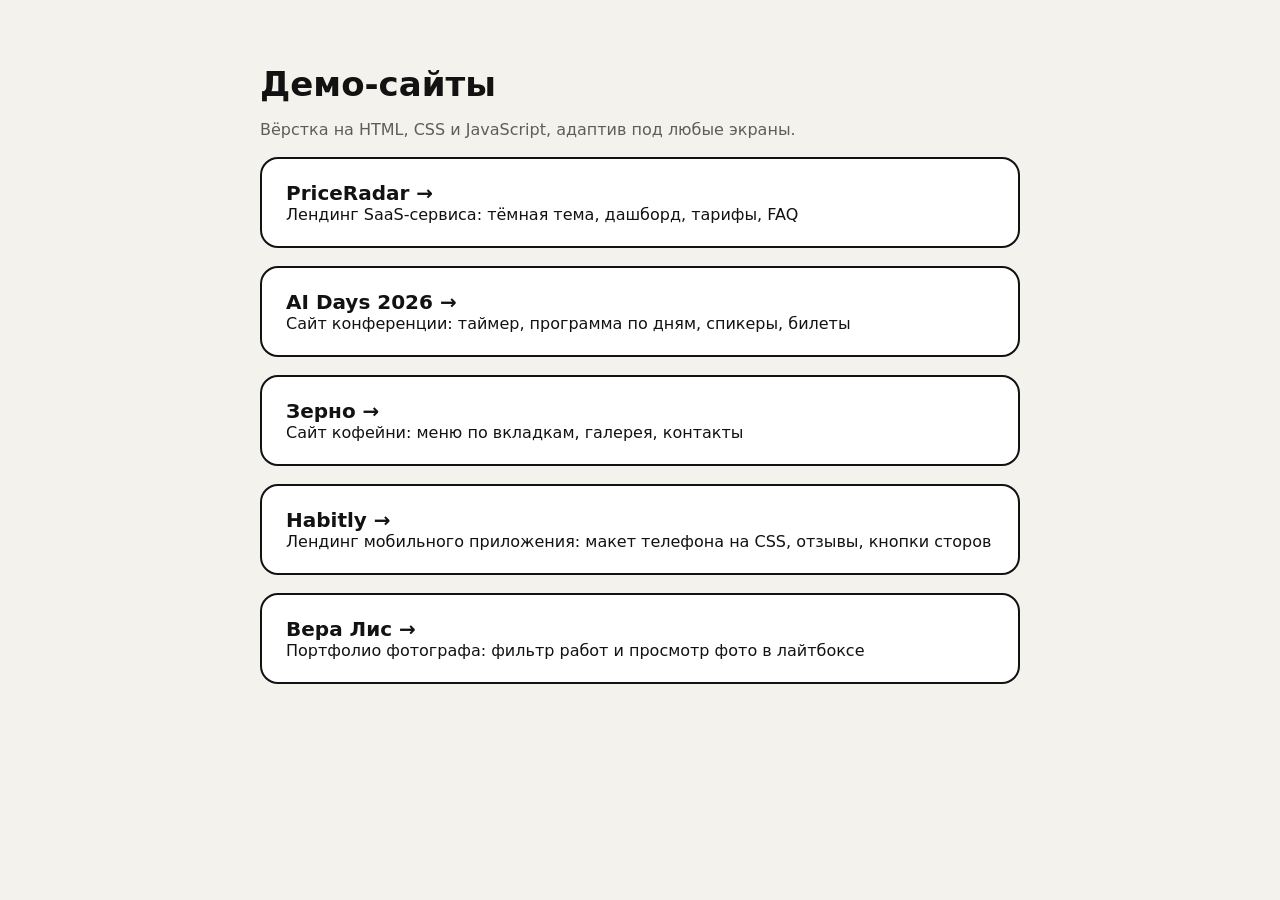
<file: index.html>
<!doctype html>
<html lang="ru">
<head>
<meta charset="utf-8">
<meta name="viewport" content="width=device-width, initial-scale=1">
<title>Демо-сайты — Фёдор</title>
<style>
  body { margin: 0; font-family: system-ui, sans-serif; background: #f4f2ec; color: #121212; }
  main { width: min(760px, 100% - 32px); margin: 64px auto; }
  h1 { font-size: 34px; margin: 0 0 8px; }
  p { color: #5f5d57; }
  a.card { display: block; margin-top: 18px; padding: 22px 24px; border: 2px solid #121212; border-radius: 18px; background: #fff; color: inherit; text-decoration: none; transition: transform .2s; }
  a.card:hover { transform: translateY(-3px); }
  a.card b { font-size: 20px; display: block; }
</style>
</head>
<body>
<main>
  <h1>Демо-сайты</h1>
  <p>Вёрстка на HTML, CSS и JavaScript, адаптив под любые экраны.</p>
  <a class="card" href="priceradar/"><b>PriceRadar →</b><span>Лендинг SaaS-сервиса: тёмная тема, дашборд, тарифы, FAQ</span></a>
  <a class="card" href="aidays/"><b>AI Days 2026 →</b><span>Сайт конференции: таймер, программа по дням, спикеры, билеты</span></a>
  <a class="card" href="coffee/"><b>Зерно →</b><span>Сайт кофейни: меню по вкладкам, галерея, контакты</span></a>
  <a class="card" href="habitly/"><b>Habitly →</b><span>Лендинг мобильного приложения: макет телефона на CSS, отзывы, кнопки сторов</span></a>
  <a class="card" href="photo/"><b>Вера Лис →</b><span>Портфолио фотографа: фильтр работ и просмотр фото в лайтбоксе</span></a>
</main>
</body>
</html>
</file>
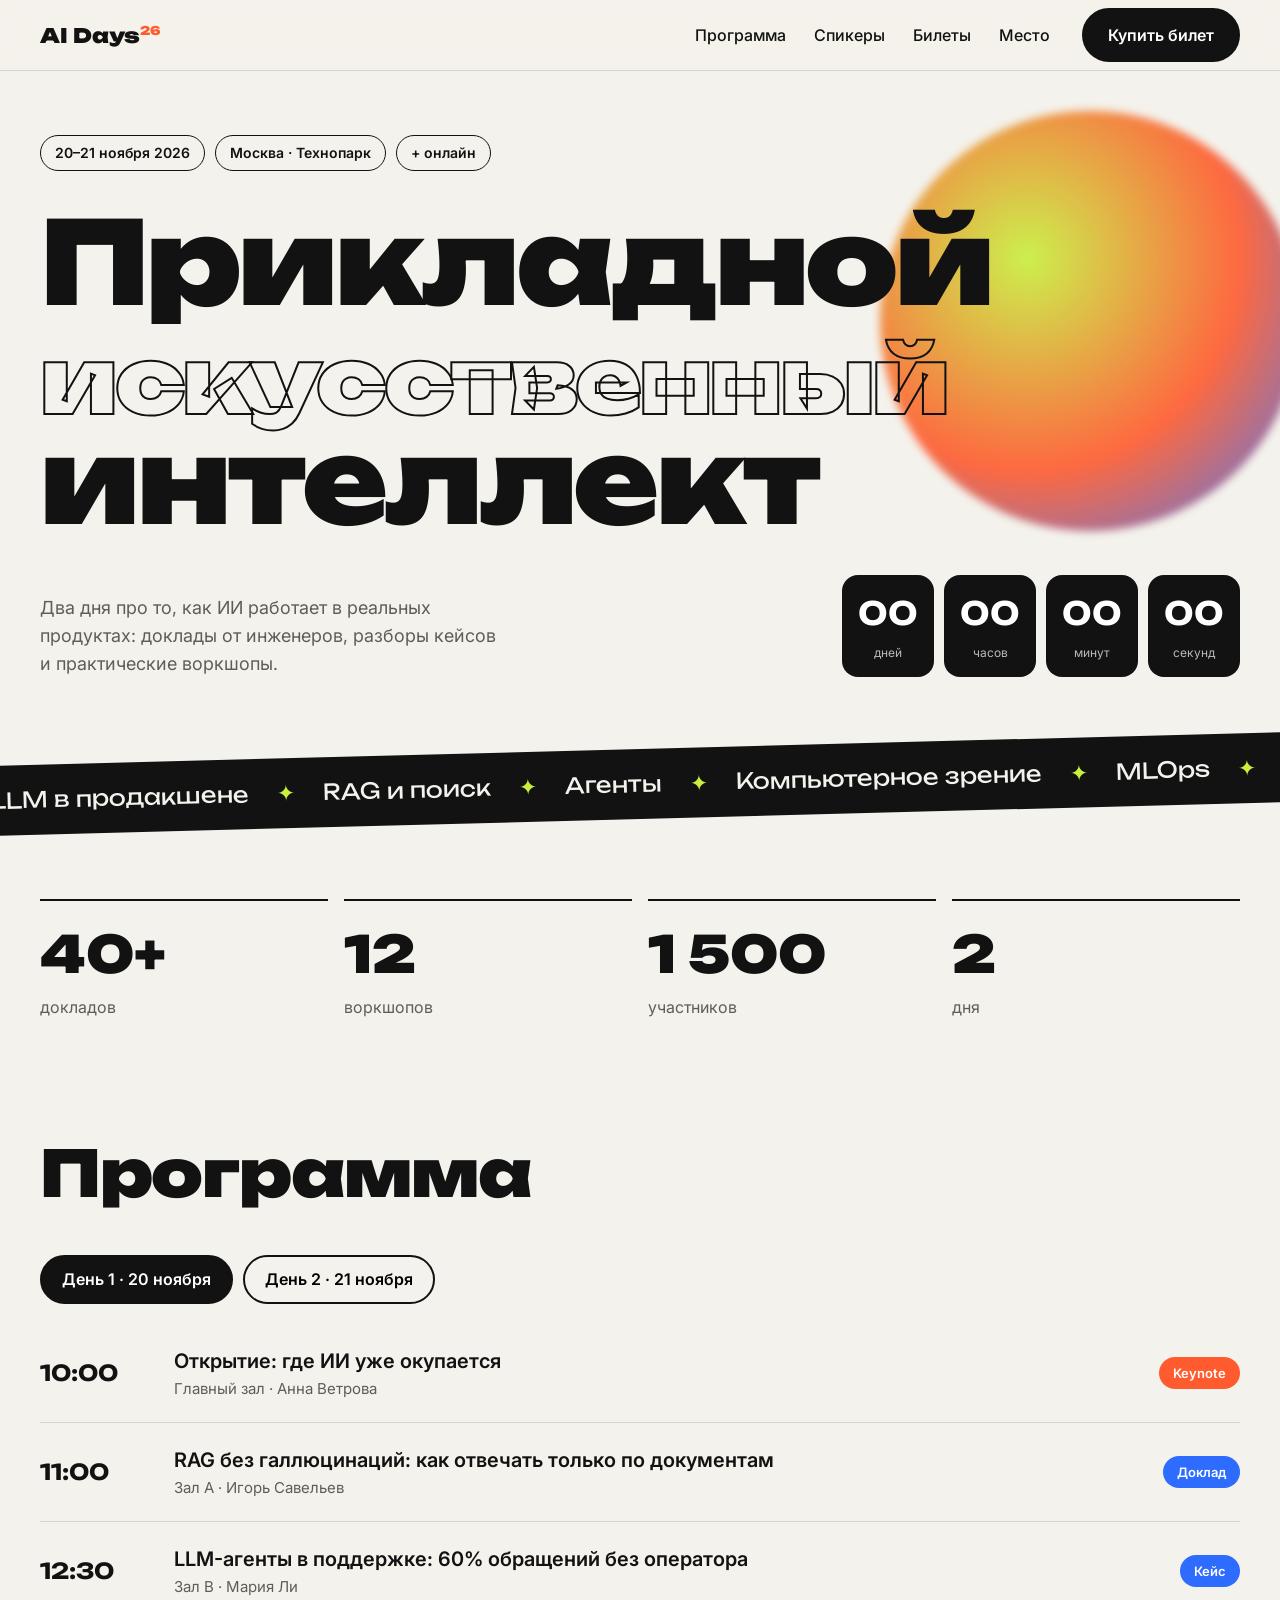
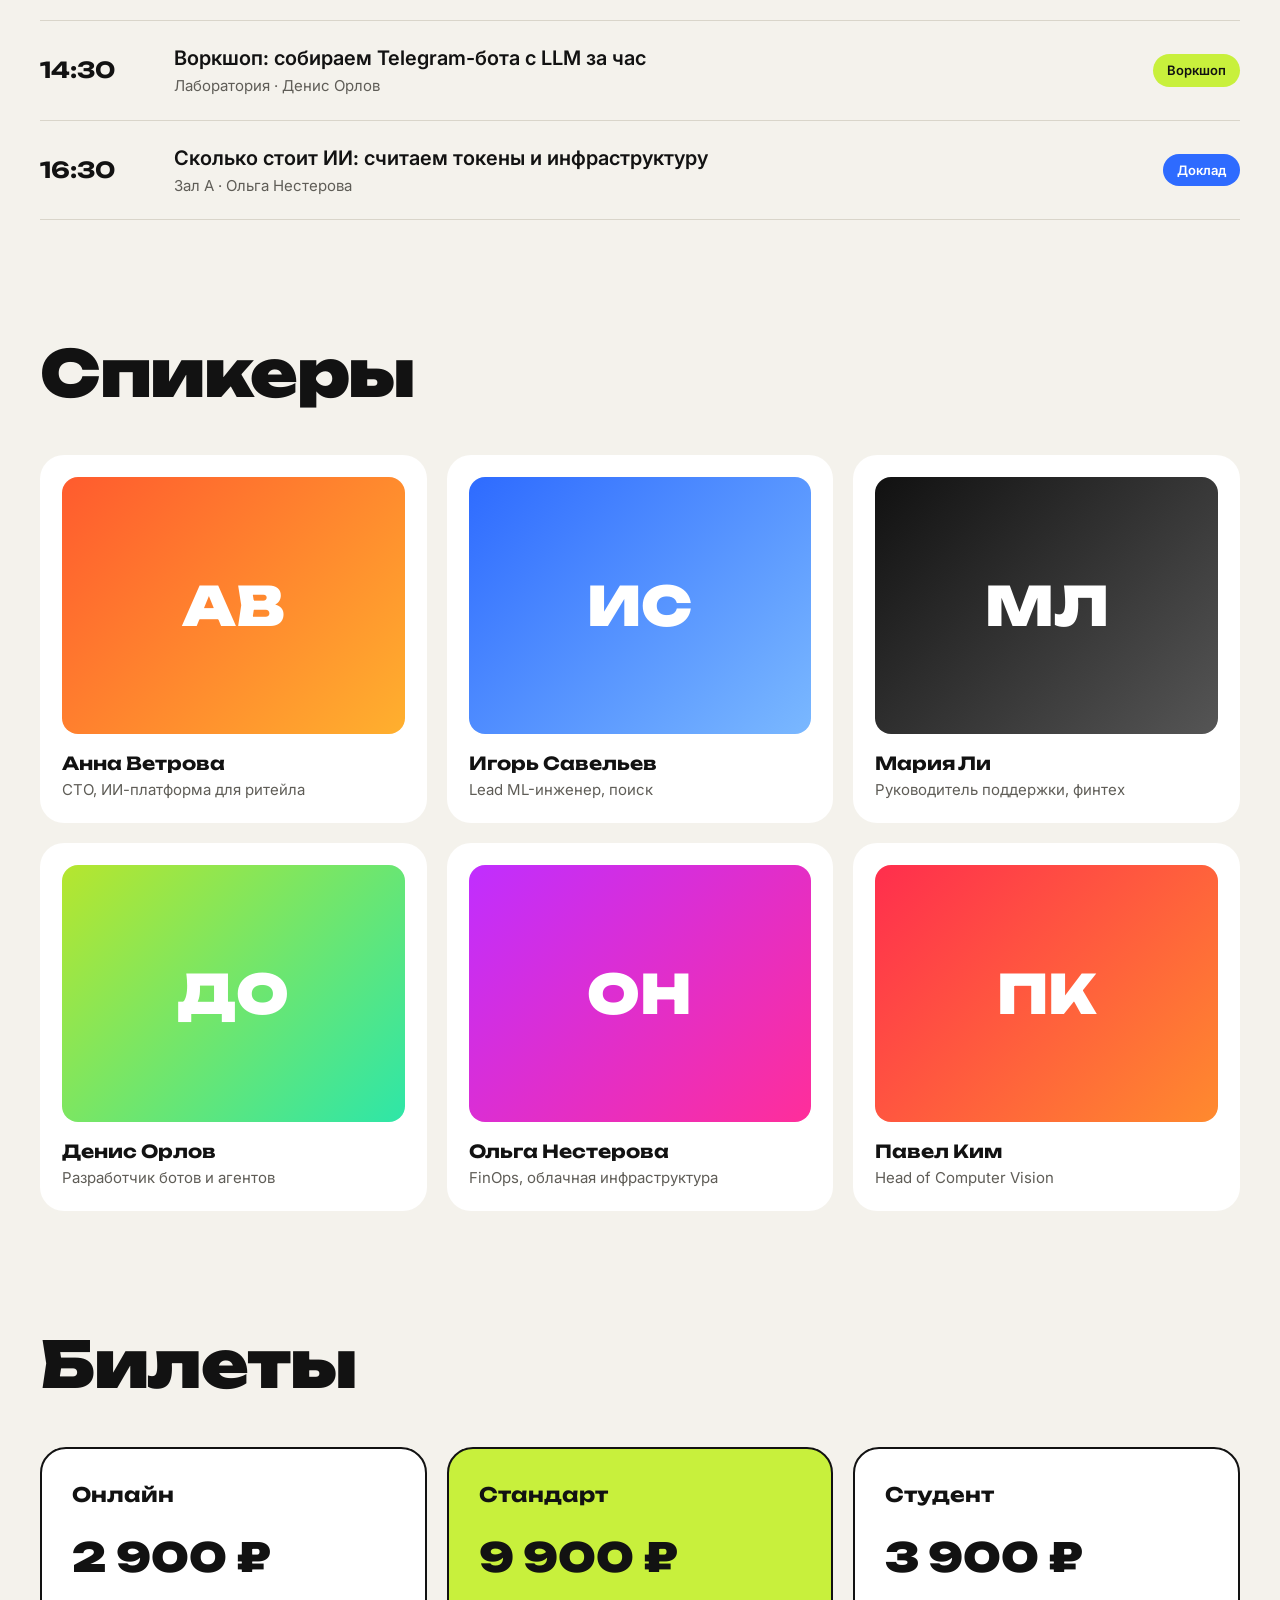
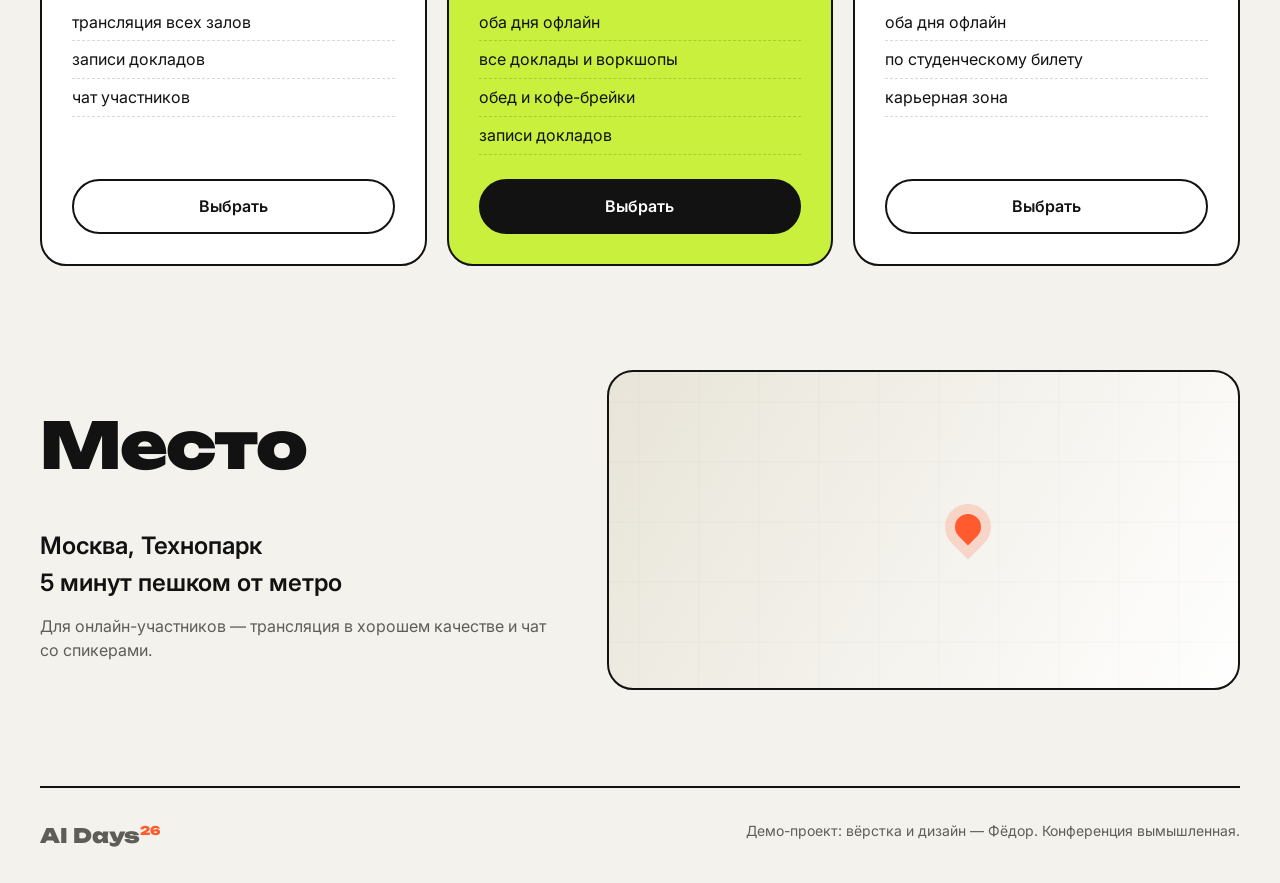
<file: aidays/index.html>
<!doctype html>
<html lang="ru">
<head>
<meta charset="utf-8">
<meta name="viewport" content="width=device-width, initial-scale=1">
<title>AI Days 2026 — конференция о прикладном ИИ</title>
<meta name="description" content="Два дня докладов и воркшопов о том, как внедрять ИИ в продукты. Москва, 20–21 ноября 2026.">
<link rel="preconnect" href="https://fonts.googleapis.com">
<link rel="preconnect" href="https://fonts.gstatic.com" crossorigin>
<link href="https://fonts.googleapis.com/css2?family=Unbounded:wght@500;700;900&family=Inter:wght@400;500;600&display=swap" rel="stylesheet">
<link rel="stylesheet" href="style.css">
<!--shot-mode--><style>html.shot .reveal{opacity:1!important;transform:none!important;transition:none!important}html.shot .hero.is-full{height:900px!important;min-height:0!important}</style><script>if(location.hash==='#shot')document.documentElement.classList.add('shot')</script>
</head>
<body>
<header class="nav">
  <div class="wrap nav__row">
    <a href="#" class="logo">AI&nbsp;Days<sup>26</sup></a>
    <nav class="nav__links" id="menu">
      <a href="#program">Программа</a>
      <a href="#speakers">Спикеры</a>
      <a href="#tickets">Билеты</a>
      <a href="#venue">Место</a>
    </nav>
    <a href="#tickets" class="btn btn--dark nav__cta">Купить билет</a>
    <button class="burger" id="burger" aria-label="Меню"><span></span><span></span></button>
  </div>
</header>

<main>
  <section class="hero wrap">
    <p class="hero__meta"><span>20–21 ноября 2026</span><span>Москва · Технопарк</span><span>+ онлайн</span></p>
    <h1 class="hero__title">Прикладной<br><span class="outline">искусственный</span><br>интеллект</h1>
    <div class="hero__bottom">
      <p class="hero__lead">Два дня про то, как ИИ работает в реальных продуктах: доклады от инженеров, разборы кейсов и практические воркшопы.</p>
      <div class="timer" id="timer" aria-label="До начала конференции">
        <div><b data-t="d">00</b><span>дней</span></div>
        <div><b data-t="h">00</b><span>часов</span></div>
        <div><b data-t="m">00</b><span>минут</span></div>
        <div><b data-t="s">00</b><span>секунд</span></div>
      </div>
    </div>
    <div class="hero__shape" aria-hidden="true"></div>
  </section>

  <section class="marquee" aria-hidden="true">
    <div class="marquee__track">
      <span>LLM в продакшене</span><span>✦</span><span>RAG и поиск</span><span>✦</span><span>Агенты</span><span>✦</span><span>Компьютерное зрение</span><span>✦</span><span>MLOps</span><span>✦</span><span>Этика и безопасность</span><span>✦</span>
      <span>LLM в продакшене</span><span>✦</span><span>RAG и поиск</span><span>✦</span><span>Агенты</span><span>✦</span><span>Компьютерное зрение</span><span>✦</span><span>MLOps</span><span>✦</span><span>Этика и безопасность</span><span>✦</span>
    </div>
  </section>

  <section class="stats wrap">
    <div><b>40+</b><span>докладов</span></div>
    <div><b>12</b><span>воркшопов</span></div>
    <div><b>1 500</b><span>участников</span></div>
    <div><b>2</b><span>дня</span></div>
  </section>

  <section class="section wrap" id="program">
    <h2 class="h2">Программа</h2>
    <div class="tabs" role="tablist">
      <button class="tab is-active" data-day="1" role="tab">День 1 · 20 ноября</button>
      <button class="tab" data-day="2" role="tab">День 2 · 21 ноября</button>
    </div>
    <ol class="program is-active" data-day="1">
      <li><time>10:00</time><div><h3>Открытие: где ИИ уже окупается</h3><p>Главный зал · Анна Ветрова</p></div><span class="chip">Keynote</span></li>
      <li><time>11:00</time><div><h3>RAG без галлюцинаций: как отвечать только по документам</h3><p>Зал A · Игорь Савельев</p></div><span class="chip chip--blue">Доклад</span></li>
      <li><time>12:30</time><div><h3>LLM-агенты в поддержке: 60% обращений без оператора</h3><p>Зал B · Мария Ли</p></div><span class="chip chip--blue">Кейс</span></li>
      <li><time>14:30</time><div><h3>Воркшоп: собираем Telegram-бота с LLM за час</h3><p>Лаборатория · Денис Орлов</p></div><span class="chip chip--lime">Воркшоп</span></li>
      <li><time>16:30</time><div><h3>Сколько стоит ИИ: считаем токены и инфраструктуру</h3><p>Зал A · Ольга Нестерова</p></div><span class="chip chip--blue">Доклад</span></li>
    </ol>
    <ol class="program" data-day="2">
      <li><time>10:00</time><div><h3>Компьютерное зрение на складе и в рознице</h3><p>Главный зал · Павел Ким</p></div><span class="chip">Keynote</span></li>
      <li><time>11:30</time><div><h3>MLOps для маленькой команды</h3><p>Зал A · Екатерина Белова</p></div><span class="chip chip--blue">Доклад</span></li>
      <li><time>13:00</time><div><h3>Воркшоп: оцениваем качество ответов модели</h3><p>Лаборатория · Артём Зуев</p></div><span class="chip chip--lime">Воркшоп</span></li>
      <li><time>15:00</time><div><h3>Безопасность LLM: промпт-инъекции и как от них защищаться</h3><p>Зал B · Нина Громова</p></div><span class="chip chip--blue">Доклад</span></li>
      <li><time>17:00</time><div><h3>Закрытие и нетворкинг</h3><p>Атриум</p></div><span class="chip">Party</span></li>
    </ol>
  </section>

  <section class="section wrap" id="speakers">
    <h2 class="h2">Спикеры</h2>
    <div class="speakers">
      <article><div class="ava" style="--c1:#ff5b2e;--c2:#ffb02e">АВ</div><h3>Анна Ветрова</h3><p>CTO, ИИ-платформа для ритейла</p></article>
      <article><div class="ava" style="--c1:#2e6bff;--c2:#7ab8ff">ИС</div><h3>Игорь Савельев</h3><p>Lead ML-инженер, поиск</p></article>
      <article><div class="ava" style="--c1:#111;--c2:#555">МЛ</div><h3>Мария Ли</h3><p>Руководитель поддержки, финтех</p></article>
      <article><div class="ava" style="--c1:#b6e62e;--c2:#2ee6a8">ДО</div><h3>Денис Орлов</h3><p>Разработчик ботов и агентов</p></article>
      <article><div class="ava" style="--c1:#c02eff;--c2:#ff2e9a">ОН</div><h3>Ольга Нестерова</h3><p>FinOps, облачная инфраструктура</p></article>
      <article><div class="ava" style="--c1:#ff2e4d;--c2:#ff8a2e">ПК</div><h3>Павел Ким</h3><p>Head of Computer Vision</p></article>
    </div>
  </section>

  <section class="section wrap" id="tickets">
    <h2 class="h2">Билеты</h2>
    <div class="tickets">
      <article class="ticket">
        <h3>Онлайн</h3><p class="ticket__price">2 900 ₽</p>
        <ul><li>трансляция всех залов</li><li>записи докладов</li><li>чат участников</li></ul>
        <a href="#tickets" class="btn btn--line">Выбрать</a>
      </article>
      <article class="ticket ticket--accent">
        <h3>Стандарт</h3><p class="ticket__price">9 900 ₽</p>
        <ul><li>оба дня офлайн</li><li>все доклады и воркшопы</li><li>обед и кофе-брейки</li><li>записи докладов</li></ul>
        <a href="#tickets" class="btn btn--dark">Выбрать</a>
      </article>
      <article class="ticket">
        <h3>Студент</h3><p class="ticket__price">3 900 ₽</p>
        <ul><li>оба дня офлайн</li><li>по студенческому билету</li><li>карьерная зона</li></ul>
        <a href="#tickets" class="btn btn--line">Выбрать</a>
      </article>
    </div>
  </section>

  <section class="section wrap venue" id="venue">
    <div>
      <h2 class="h2">Место</h2>
      <p class="venue__addr">Москва, Технопарк<br>5 минут пешком от метро</p>
      <p class="venue__note">Для онлайн-участников — трансляция в хорошем качестве и чат со спикерами.</p>
    </div>
    <div class="venue__map" aria-hidden="true"><span class="pin"></span></div>
  </section>
</main>

<footer class="footer wrap">
  <span class="logo">AI&nbsp;Days<sup>26</sup></span>
  <span>Демо-проект: вёрстка и дизайн — Фёдор. Конференция вымышленная.</span>
</footer>

<script src="script.js"></script>
</body>
</html>
</file>
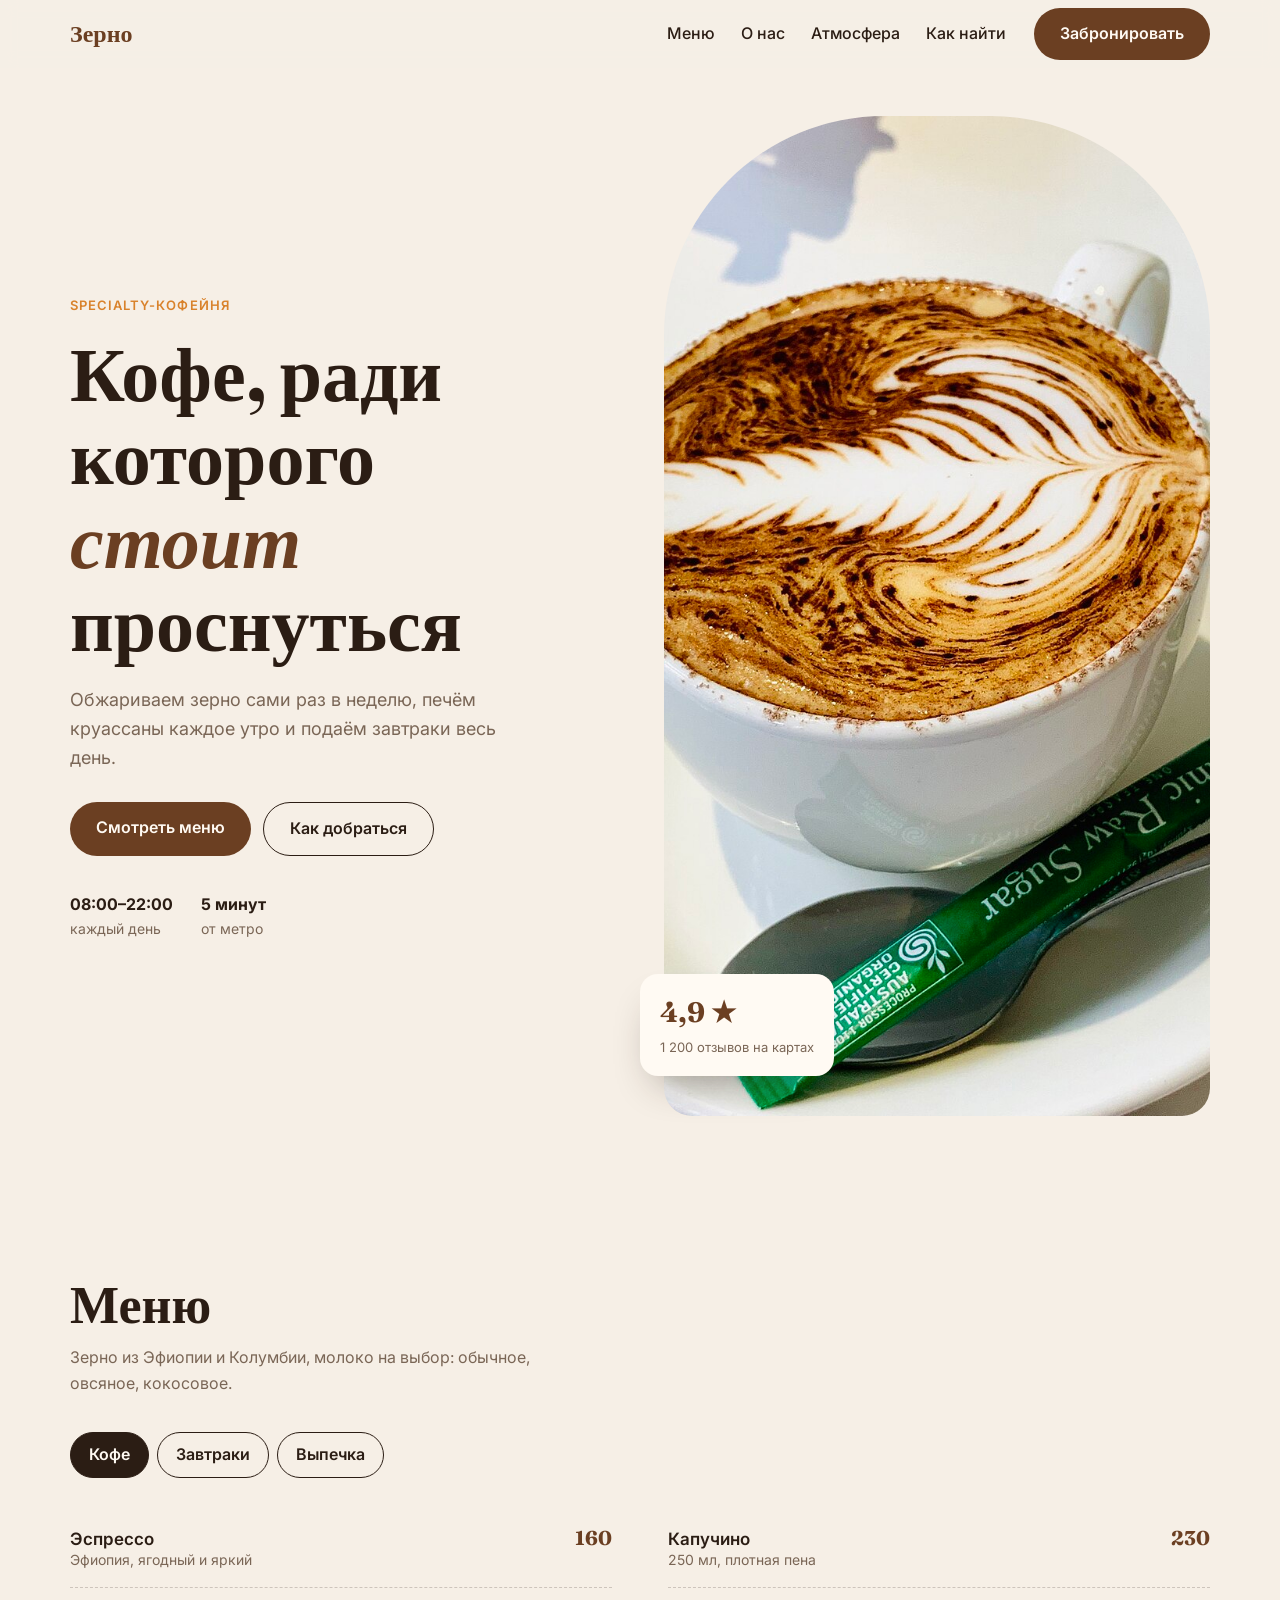
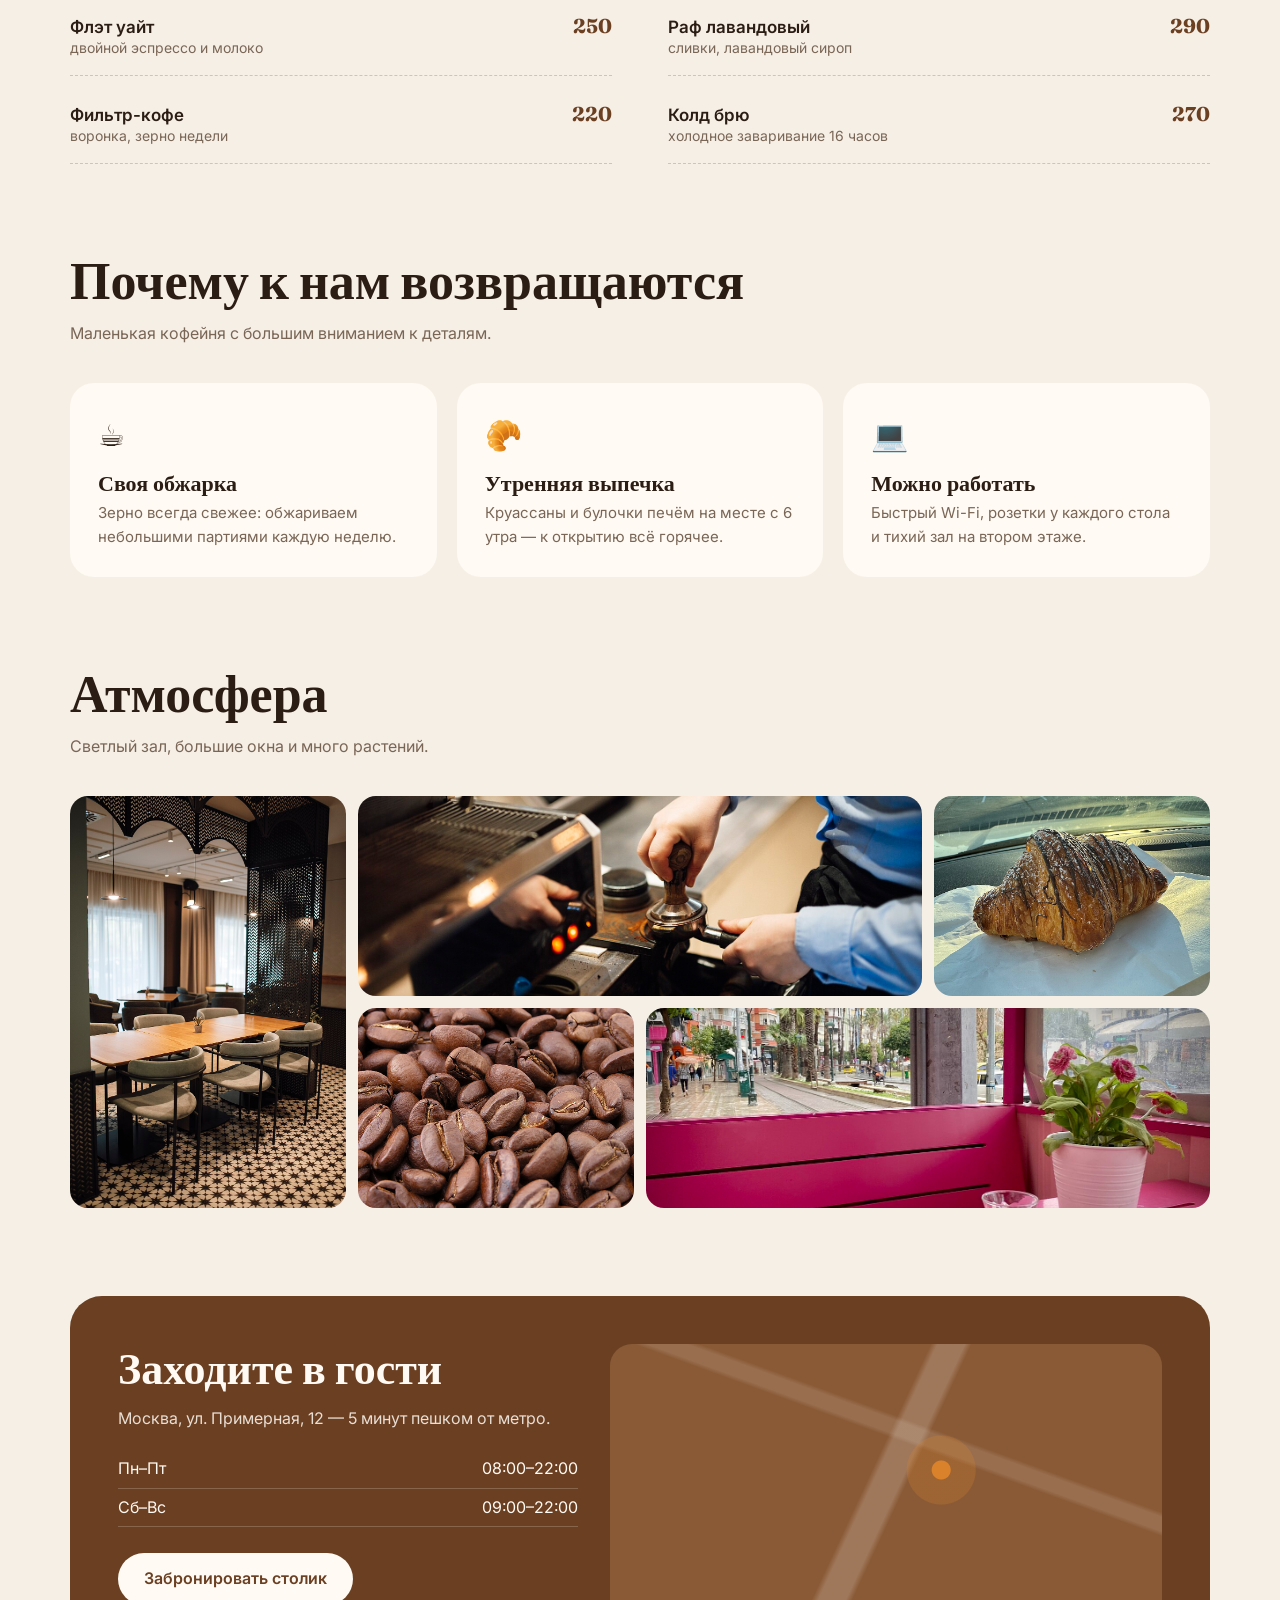
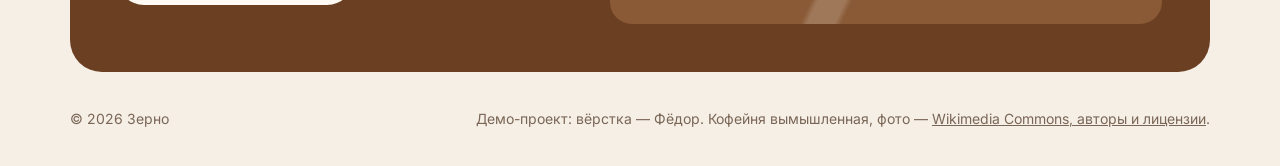
<file: coffee/index.html>
<!doctype html>
<html lang="ru">
<head>
<meta charset="utf-8">
<meta name="viewport" content="width=device-width, initial-scale=1">
<title>Зерно — кофейня у дома</title>
<meta name="description" content="Specialty-кофе, свежая выпечка и завтраки весь день.">
<link rel="preconnect" href="https://fonts.googleapis.com">
<link rel="preconnect" href="https://fonts.gstatic.com" crossorigin>
<link href="https://fonts.googleapis.com/css2?family=Fraunces:opsz,wght@9..144,500;9..144,700&family=Inter:wght@400;500;600&display=swap" rel="stylesheet">
<style>
:root { --bg: #f6efe6; --ink: #2b1d14; --muted: #7a6656; --brown: #6b3f22; --cream: #fffaf3; --accent: #d9822b; }
* { box-sizing: border-box; margin: 0; padding: 0; }
html { scroll-behavior: smooth; overflow-x: hidden; }
body { font-family: Inter, system-ui, sans-serif; background: var(--bg); color: var(--ink); line-height: 1.6; }
a { color: inherit; text-decoration: none; }
img { display: block; max-width: 100%; }
h1, h2, h3 { font-family: Fraunces, Georgia, serif; line-height: 1.1; }
.wrap { width: min(1140px, 100% - 32px); margin-inline: auto; }

.nav { position: sticky; top: 0; z-index: 10; background: rgba(246, 239, 230, .9); backdrop-filter: blur(8px); }
.nav__row { display: flex; align-items: center; gap: 28px; height: 68px; }
.logo { font-family: Fraunces, serif; font-weight: 700; font-size: 24px; color: var(--brown); }
.nav__links { display: flex; gap: 26px; margin-left: auto; font-weight: 500; }
.nav__links a:hover { color: var(--accent); }
.btn { display: inline-block; padding: 13px 26px; border-radius: 999px; background: var(--brown); color: var(--cream); font-weight: 600; transition: background .2s, transform .2s; }
.btn:hover { background: var(--accent); transform: translateY(-2px); }
.btn--light { background: transparent; color: var(--ink); border: 1.5px solid var(--ink); }
.btn--light:hover { color: var(--cream); border-color: var(--accent); }
.burger { display: none; margin-left: auto; background: none; border: 0; font-size: 26px; cursor: pointer; color: var(--ink); }

.hero { display: grid; grid-template-columns: 1fr 1fr; gap: 48px; align-items: center; padding: 48px 0 72px; }
.hero__kicker { color: var(--accent); font-weight: 600; letter-spacing: .08em; text-transform: uppercase; font-size: 13px; }
.hero h1 { font-size: clamp(42px, 6vw, 76px); margin: 14px 0 20px; }
.hero h1 em { font-style: italic; color: var(--brown); }
.hero p { color: var(--muted); font-size: 18px; max-width: 460px; }
.hero__actions { display: flex; gap: 12px; margin-top: 30px; flex-wrap: wrap; }
.hero__hours { display: flex; gap: 28px; margin-top: 36px; font-size: 14px; color: var(--muted); }
.hero__hours b { display: block; color: var(--ink); font-size: 16px; }
.hero__img { position: relative; }
.hero__img img { border-radius: 220px 220px 28px 28px; aspect-ratio: 4 / 5; object-fit: cover; width: 100%; }
.badge { position: absolute; left: -24px; bottom: 40px; background: var(--cream); padding: 16px 20px; border-radius: 18px; box-shadow: 0 20px 40px -18px rgba(43, 29, 20, .45); }
.badge b { font-family: Fraunces, serif; font-size: 28px; color: var(--brown); display: block; }
.badge span { font-size: 13px; color: var(--muted); }

.section { padding: 88px 0 0; }
.section h2 { font-size: clamp(32px, 4.4vw, 52px); margin-bottom: 12px; }
.section__lead { color: var(--muted); max-width: 520px; margin-bottom: 36px; }

.tabs { display: flex; gap: 8px; margin-bottom: 28px; flex-wrap: wrap; }
.tab { border: 1.5px solid var(--ink); background: none; padding: 9px 18px; border-radius: 999px; font: inherit; font-weight: 600; cursor: pointer; color: var(--ink); }
.tab.is-active { background: var(--ink); color: var(--cream); }
.menu { display: none; grid-template-columns: 1fr 1fr; gap: 6px 56px; }
.menu.is-active { display: grid; }
.menu li { list-style: none; display: flex; align-items: baseline; gap: 10px; padding: 16px 0; border-bottom: 1px dashed rgba(43, 29, 20, .2); }
.menu h3 { font-family: Inter, sans-serif; font-size: 17px; font-weight: 600; }
.menu small { display: block; color: var(--muted); font-size: 14px; }
.menu .dots { flex: 1; }
.menu .price { font-family: Fraunces, serif; font-weight: 700; font-size: 20px; color: var(--brown); }

.feature { display: grid; grid-template-columns: repeat(3, 1fr); gap: 20px; }
.feature article { background: var(--cream); border-radius: 24px; padding: 28px; }
.feature .ico { font-size: 30px; }
.feature h3 { font-size: 22px; margin: 12px 0 6px; }
.feature p { color: var(--muted); font-size: 15px; }

.gallery { display: grid; grid-template-columns: repeat(4, 1fr); grid-auto-rows: 200px; gap: 12px; }
.gallery img { width: 100%; height: 100%; object-fit: cover; border-radius: 18px; transition: transform .4s; }
.gallery img:hover { transform: scale(1.03); }
.gallery .tall { grid-row: span 2; }
.gallery .wide { grid-column: span 2; }

.visit { display: grid; grid-template-columns: 1fr 1.2fr; gap: 32px; background: var(--brown); color: var(--cream); border-radius: 32px; padding: 48px; margin-top: 88px; }
.visit h2 { font-size: 44px; }
.visit p { opacity: .85; margin: 14px 0; }
.visit ul { list-style: none; margin: 18px 0 26px; }
.visit li { padding: 6px 0; border-bottom: 1px solid rgba(255, 250, 243, .2); display: flex; justify-content: space-between; }
.visit .btn { background: var(--cream); color: var(--brown); }
.map { border-radius: 22px; min-height: 280px; background:
  radial-gradient(circle at 60% 45%, var(--accent) 0 9px, transparent 10px),
  radial-gradient(circle at 60% 45%, rgba(217, 130, 43, .25) 0 34px, transparent 35px),
  linear-gradient(115deg, transparent 47%, rgba(255,255,255,.18) 48% 52%, transparent 53%),
  linear-gradient(20deg, transparent 60%, rgba(255,255,255,.12) 61% 64%, transparent 65%),
  #8a5a36; }

.footer { display: flex; justify-content: space-between; flex-wrap: wrap; gap: 10px; padding: 36px 0; color: var(--muted); font-size: 14px; }

.reveal { opacity: 0; transform: translateY(20px); transition: .7s ease; }
.reveal.is-visible { opacity: 1; transform: none; }

@media (max-width: 860px) {
  .hero, .visit { grid-template-columns: 1fr; }
  .hero__img { order: -1; }
  .feature { grid-template-columns: 1fr; }
  .menu { grid-template-columns: 1fr; }
  .gallery { grid-template-columns: 1fr 1fr; grid-auto-rows: 160px; }
  .badge { left: 12px; }
  .visit { padding: 32px 22px; }
}
@media (max-width: 640px) {
  .nav__links { position: fixed; inset: 68px 0 auto; flex-direction: column; gap: 0; background: var(--bg); transform: translateY(-130%); transition: transform .3s; }
  .nav__links a { padding: 16px; border-top: 1px solid rgba(43, 29, 20, .1); }
  .nav__links.is-open { transform: none; }
  .nav .btn { display: none; }
  .burger { display: block; }
}
</style>
<!--shot-mode--><style>html.shot .reveal{opacity:1!important;transform:none!important;transition:none!important}html.shot .hero.is-full{height:900px!important;min-height:0!important}</style><script>if(location.hash==='#shot')document.documentElement.classList.add('shot')</script>
</head>
<body>
<header class="nav">
  <div class="wrap nav__row">
    <a href="#" class="logo">Зерно</a>
    <nav class="nav__links" id="menu-nav">
      <a href="#menu">Меню</a><a href="#about">О нас</a><a href="#gallery">Атмосфера</a><a href="#visit">Как найти</a>
    </nav>
    <a href="#visit" class="btn">Забронировать</a>
    <button class="burger" id="burger" aria-label="Меню">☰</button>
  </div>
</header>

<main class="wrap">
  <section class="hero">
    <div>
      <span class="hero__kicker">Specialty-кофейня</span>
      <h1>Кофе, ради которого <em>стоит</em> проснуться</h1>
      <p>Обжариваем зерно сами раз в неделю, печём круассаны каждое утро и подаём завтраки весь день.</p>
      <div class="hero__actions"><a href="#menu" class="btn">Смотреть меню</a><a href="#visit" class="btn btn--light">Как добраться</a></div>
      <div class="hero__hours"><div><b>08:00–22:00</b>каждый день</div><div><b>5 минут</b>от метро</div></div>
    </div>
    <div class="hero__img">
      <img src="img/hero.jpg" alt="Чашка кофе на столе" width="800" height="1000">
      <div class="badge"><b>4,9 ★</b><span>1 200 отзывов на картах</span></div>
    </div>
  </section>

  <section class="section" id="menu">
    <h2 class="reveal">Меню</h2>
    <p class="section__lead reveal">Зерно из Эфиопии и Колумбии, молоко на выбор: обычное, овсяное, кокосовое.</p>
    <div class="tabs reveal">
      <button class="tab is-active" data-tab="coffee">Кофе</button>
      <button class="tab" data-tab="food">Завтраки</button>
      <button class="tab" data-tab="bake">Выпечка</button>
    </div>
    <ul class="menu is-active" data-tab="coffee">
      <li><div><h3>Эспрессо</h3><small>Эфиопия, ягодный и яркий</small></div><span class="dots"></span><span class="price">160</span></li>
      <li><div><h3>Капучино</h3><small>250 мл, плотная пена</small></div><span class="dots"></span><span class="price">230</span></li>
      <li><div><h3>Флэт уайт</h3><small>двойной эспрессо и молоко</small></div><span class="dots"></span><span class="price">250</span></li>
      <li><div><h3>Раф лавандовый</h3><small>сливки, лавандовый сироп</small></div><span class="dots"></span><span class="price">290</span></li>
      <li><div><h3>Фильтр-кофе</h3><small>воронка, зерно недели</small></div><span class="dots"></span><span class="price">220</span></li>
      <li><div><h3>Колд брю</h3><small>холодное заваривание 16 часов</small></div><span class="dots"></span><span class="price">270</span></li>
    </ul>
    <ul class="menu" data-tab="food">
      <li><div><h3>Сырники</h3><small>сметана, ягодный соус</small></div><span class="dots"></span><span class="price">390</span></li>
      <li><div><h3>Скрэмбл с лососем</h3><small>тост на закваске</small></div><span class="dots"></span><span class="price">520</span></li>
      <li><div><h3>Гранола</h3><small>йогурт, мёд, сезонные фрукты</small></div><span class="dots"></span><span class="price">340</span></li>
      <li><div><h3>Авокадо-тост</h3><small>яйцо пашот, микрозелень</small></div><span class="dots"></span><span class="price">460</span></li>
    </ul>
    <ul class="menu" data-tab="bake">
      <li><div><h3>Круассан</h3><small>французское масло</small></div><span class="dots"></span><span class="price">180</span></li>
      <li><div><h3>Синнабон</h3><small>корица, сливочный крем</small></div><span class="dots"></span><span class="price">240</span></li>
      <li><div><h3>Банановый хлеб</h3><small>с грецким орехом</small></div><span class="dots"></span><span class="price">210</span></li>
      <li><div><h3>Чизкейк Сан-Себастьян</h3><small>кусочек</small></div><span class="dots"></span><span class="price">320</span></li>
    </ul>
  </section>

  <section class="section" id="about">
    <h2 class="reveal">Почему к нам возвращаются</h2>
    <p class="section__lead reveal">Маленькая кофейня с большим вниманием к деталям.</p>
    <div class="feature">
      <article class="reveal"><span class="ico">☕</span><h3>Своя обжарка</h3><p>Зерно всегда свежее: обжариваем небольшими партиями каждую неделю.</p></article>
      <article class="reveal"><span class="ico">🥐</span><h3>Утренняя выпечка</h3><p>Круассаны и булочки печём на месте с 6 утра — к открытию всё горячее.</p></article>
      <article class="reveal"><span class="ico">💻</span><h3>Можно работать</h3><p>Быстрый Wi-Fi, розетки у каждого стола и тихий зал на втором этаже.</p></article>
    </div>
  </section>

  <section class="section" id="gallery">
    <h2 class="reveal">Атмосфера</h2>
    <p class="section__lead reveal">Светлый зал, большие окна и много растений.</p>
    <div class="gallery reveal">
      <img class="tall" src="img/g1.jpg" alt="" loading="lazy">
      <img class="wide" src="img/g2.jpg" alt="" loading="lazy">
      <img src="img/g3.jpg" alt="" loading="lazy">
      <img src="img/g4.jpg" alt="" loading="lazy">
      <img class="wide" src="img/g5.jpg" alt="" loading="lazy">
    </div>
  </section>

  <section class="visit reveal" id="visit">
    <div>
      <h2>Заходите в гости</h2>
      <p>Москва, ул. Примерная, 12 — 5 минут пешком от метро.</p>
      <ul><li><span>Пн–Пт</span><span>08:00–22:00</span></li><li><span>Сб–Вс</span><span>09:00–22:00</span></li></ul>
      <a href="#" class="btn">Забронировать столик</a>
    </div>
    <div class="map" aria-hidden="true"></div>
  </section>
</main>

<footer class="footer wrap"><span>© 2026 Зерно</span><span>Демо-проект: вёрстка — Фёдор. Кофейня вымышленная, фото — <a href="credits.html" style="text-decoration:underline">Wikimedia Commons, авторы и лицензии</a>.</span></footer>

<script>
const burger = document.getElementById("burger"), nav = document.getElementById("menu-nav");
burger.onclick = () => nav.classList.toggle("is-open");
nav.querySelectorAll("a").forEach((a) => (a.onclick = () => nav.classList.remove("is-open")));
document.querySelectorAll(".tab").forEach((t) => (t.onclick = () => {
  document.querySelectorAll(".tab").forEach((x) => x.classList.toggle("is-active", x === t));
  document.querySelectorAll(".menu").forEach((m) => m.classList.toggle("is-active", m.dataset.tab === t.dataset.tab));
}));
const io = new IntersectionObserver((es) => es.forEach((e) => e.isIntersecting && (e.target.classList.add("is-visible"), io.unobserve(e.target))), { threshold: 0.1 });
document.querySelectorAll(".reveal").forEach((el) => io.observe(el));
</script>
</body>
</html>
</file>
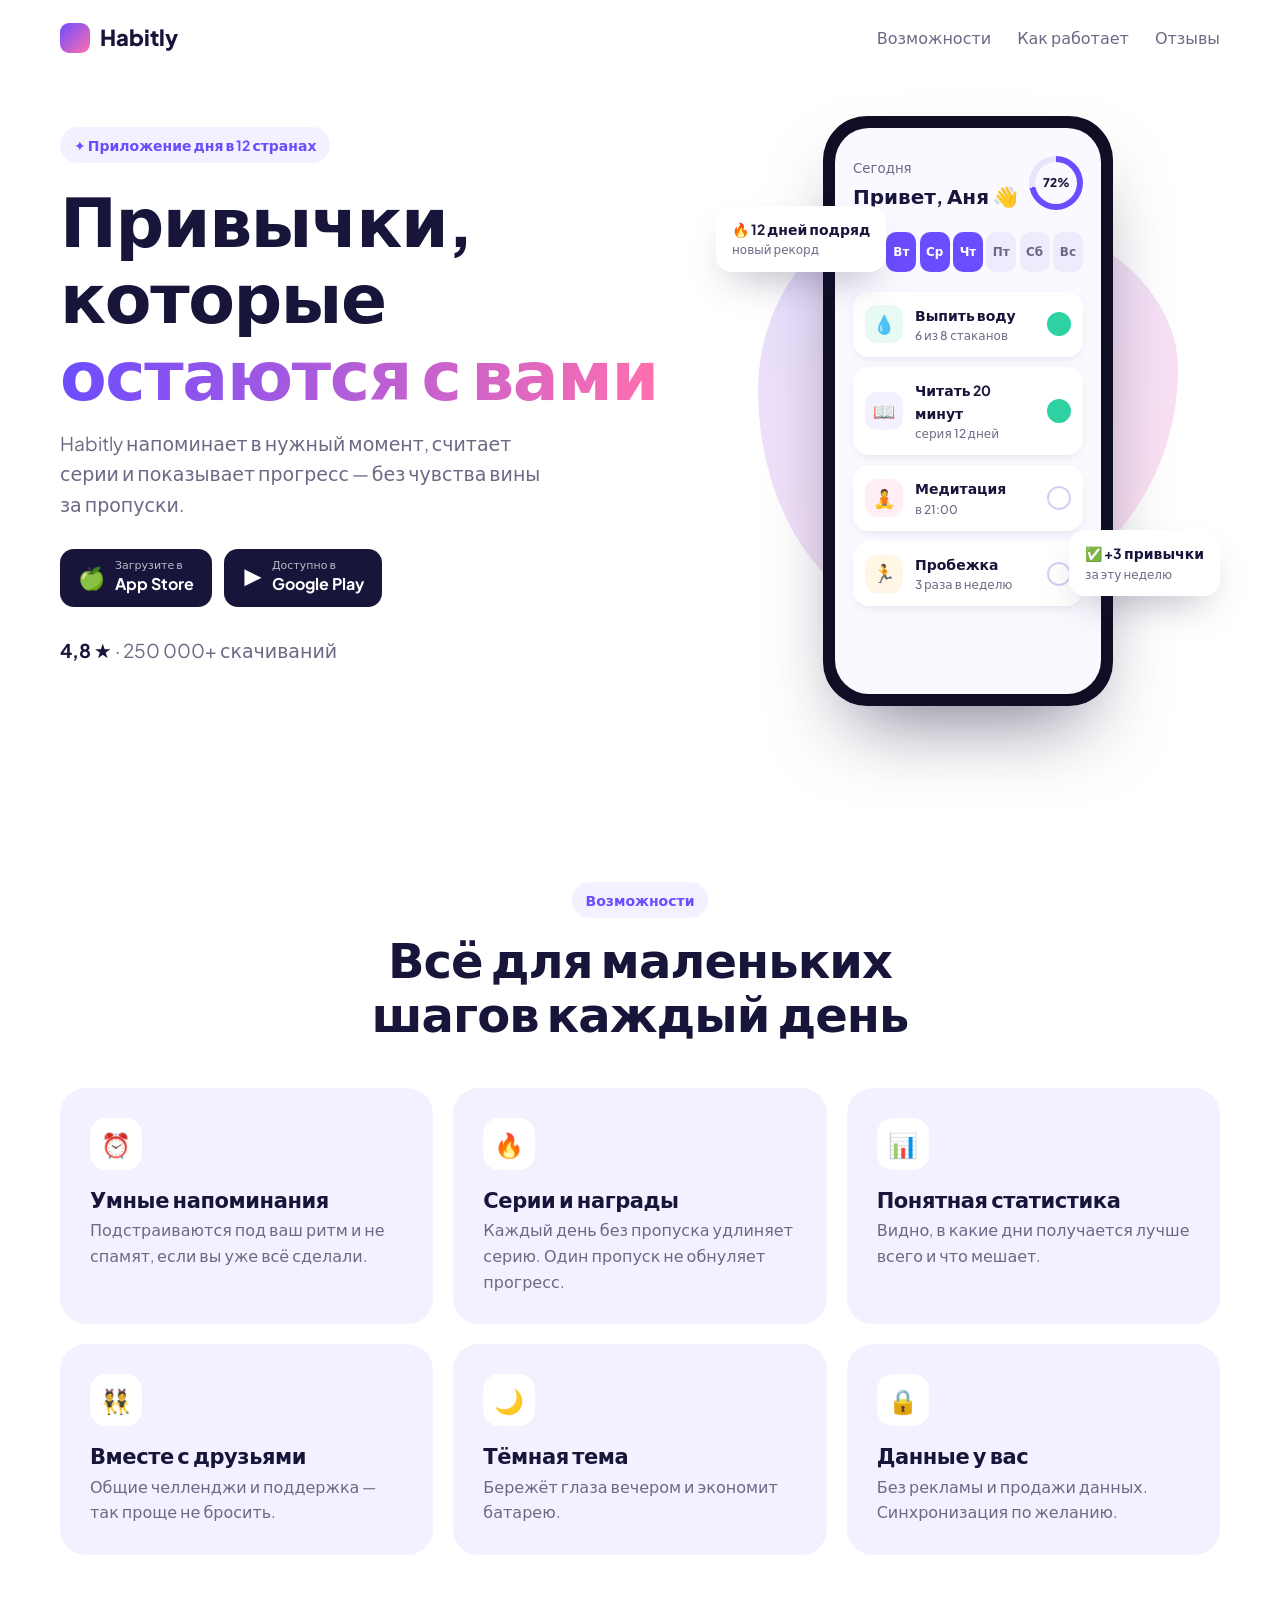
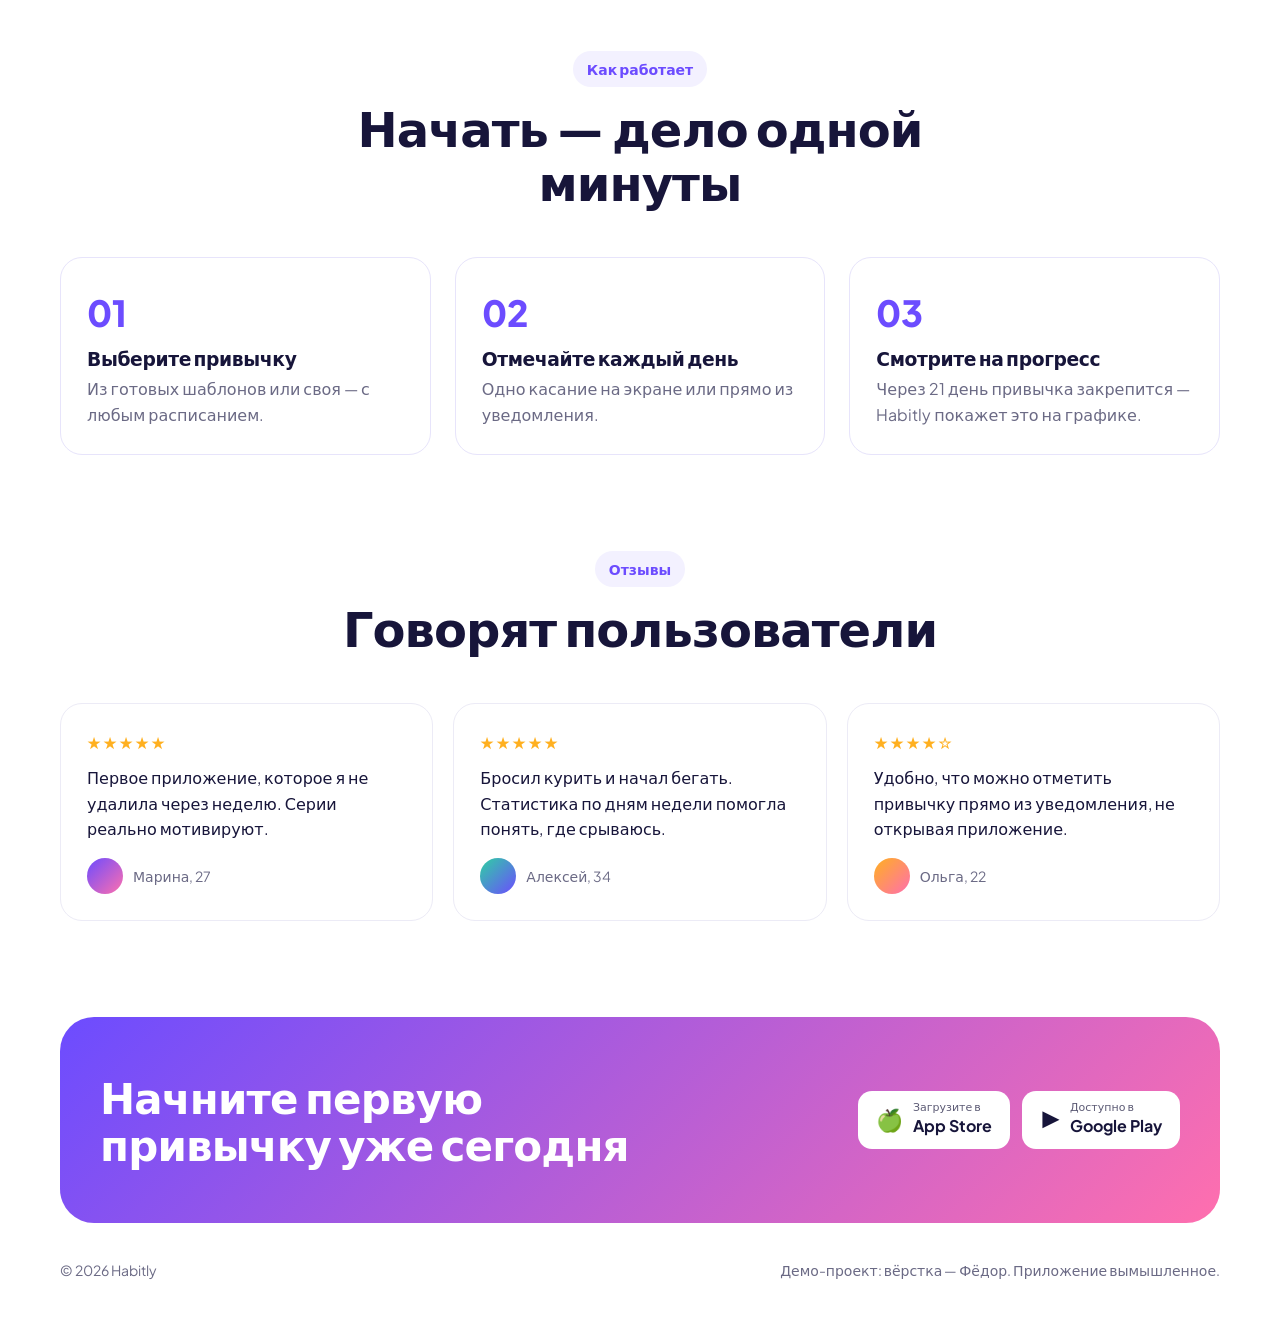
<file: habitly/index.html>
<!doctype html>
<html lang="ru">
<head>
<meta charset="utf-8">
<meta name="viewport" content="width=device-width, initial-scale=1">
<title>Habitly — трекер привычек</title>
<meta name="description" content="Habitly помогает выработать привычки за 21 день: напоминания, серии и статистика.">
<link rel="preconnect" href="https://fonts.googleapis.com">
<link rel="preconnect" href="https://fonts.gstatic.com" crossorigin>
<link href="https://fonts.googleapis.com/css2?family=Plus+Jakarta+Sans:wght@400;500;700;800&display=swap" rel="stylesheet">
<style>
:root { --bg: #ffffff; --soft: #f3f1ff; --ink: #17153a; --muted: #6b6a85; --violet: #6c4cff; --pink: #ff6fae; --mint: #2ed1a2; }
* { box-sizing: border-box; margin: 0; padding: 0; }
html { scroll-behavior: smooth; overflow-x: hidden; }
body { font-family: "Plus Jakarta Sans", system-ui, sans-serif; background: var(--bg); color: var(--ink); line-height: 1.6; }
a { color: inherit; text-decoration: none; }
.wrap { width: min(1160px, 100% - 32px); margin-inline: auto; }
h1, h2, h3 { line-height: 1.12; letter-spacing: -.02em; }

.nav__row { display: flex; align-items: center; gap: 28px; height: 76px; }
.logo { display: flex; align-items: center; gap: 10px; font-weight: 800; font-size: 22px; }
.logo i { width: 30px; height: 30px; border-radius: 9px; background: linear-gradient(135deg, var(--violet), var(--pink)); display: inline-block; }
.nav__links { display: flex; gap: 26px; margin-left: auto; color: var(--muted); font-weight: 500; }
.nav__links a:hover { color: var(--ink); }

.stores { display: flex; gap: 12px; flex-wrap: wrap; }
.store { display: inline-flex; align-items: center; gap: 10px; background: var(--ink); color: #fff; padding: 10px 18px; border-radius: 14px; transition: transform .2s; }
.store:hover { transform: translateY(-2px); }
.store span { font-size: 22px; }
.store small { display: block; font-size: 11px; opacity: .7; line-height: 1.1; }
.store b { font-size: 16px; line-height: 1.1; }

.hero { display: grid; grid-template-columns: 1.1fr .9fr; gap: 40px; align-items: center; padding: 40px 0 80px; }
.hero h1 { font-size: clamp(40px, 5.6vw, 68px); font-weight: 800; margin: 18px 0; }
.hero h1 span { background: linear-gradient(90deg, var(--violet), var(--pink)); -webkit-background-clip: text; background-clip: text; color: transparent; }
.hero p { color: var(--muted); font-size: 19px; max-width: 500px; margin-bottom: 30px; }
.chip { display: inline-flex; gap: 8px; align-items: center; background: var(--soft); color: var(--violet); padding: 7px 14px; border-radius: 999px; font-weight: 700; font-size: 14px; }
.rating { margin-top: 28px; color: var(--muted); font-size: 14px; }
.rating b { color: var(--ink); }

/* телефон */
.phone-wrap { position: relative; display: grid; place-items: center; }
.blob { position: absolute; width: 420px; height: 420px; border-radius: 42% 58% 60% 40% / 45% 40% 60% 55%; background: linear-gradient(135deg, #e6e0ff, #ffe0ef); animation: morph 10s ease-in-out infinite; }
@keyframes morph { 50% { border-radius: 58% 42% 40% 60% / 55% 60% 40% 45%; } }
.phone { position: relative; width: 290px; height: 590px; border-radius: 44px; background: #0f0e24; padding: 12px; box-shadow: 0 40px 80px -30px rgba(23, 21, 58, .6); }
.screen { height: 100%; border-radius: 34px; background: #faf9ff; padding: 26px 18px; overflow: hidden; }
.screen__top { display: flex; justify-content: space-between; align-items: center; }
.screen__top b { font-size: 20px; }
.ring { width: 54px; height: 54px; border-radius: 50%; background: conic-gradient(var(--violet) 0 72%, #e7e4fb 72%); display: grid; place-items: center; }
.ring::after { content: "72%"; width: 42px; height: 42px; border-radius: 50%; background: #faf9ff; display: grid; place-items: center; font-size: 12px; font-weight: 800; }
.days { display: flex; justify-content: space-between; margin: 20px 0; }
.days span { width: 30px; height: 40px; border-radius: 10px; background: #eeebfd; display: grid; place-items: center; font-size: 12px; font-weight: 700; color: var(--muted); }
.days .on { background: var(--violet); color: #fff; }
.habit { display: flex; align-items: center; gap: 12px; background: #fff; border-radius: 16px; padding: 12px; margin-bottom: 10px; box-shadow: 0 4px 14px -8px rgba(23, 21, 58, .25); }
.habit .em { width: 38px; height: 38px; border-radius: 12px; display: grid; place-items: center; font-size: 18px; }
.habit div { flex: 1; font-size: 14px; font-weight: 700; }
.habit small { display: block; color: var(--muted); font-weight: 500; font-size: 12px; }
.check { width: 24px; height: 24px; border-radius: 50%; border: 2px solid #d5d1f3; }
.check.done { background: var(--mint); border-color: var(--mint); }
.float { position: absolute; background: #fff; border-radius: 16px; padding: 12px 16px; box-shadow: 0 18px 40px -16px rgba(23, 21, 58, .35); font-weight: 700; font-size: 14px; animation: bob 4s ease-in-out infinite; }
.float small { display: block; color: var(--muted); font-weight: 500; font-size: 12px; }
.float--1 { left: 0; top: 90px; }
.float--2 { right: 0; bottom: 110px; animation-delay: -2s; }
@keyframes bob { 50% { transform: translateY(-10px); } }

.section { padding: 96px 0 0; }
.section__head { text-align: center; max-width: 640px; margin: 0 auto 48px; }
.section__head h2 { font-size: clamp(30px, 4vw, 48px); font-weight: 800; margin-top: 14px; }
.section__head p { color: var(--muted); margin-top: 10px; }

.features { display: grid; grid-template-columns: repeat(3, 1fr); gap: 20px; }
.features article { background: var(--soft); border-radius: 26px; padding: 30px; }
.features .ic { width: 52px; height: 52px; border-radius: 16px; display: grid; place-items: center; font-size: 24px; background: #fff; margin-bottom: 18px; }
.features h3 { font-size: 21px; margin-bottom: 6px; }
.features p { color: var(--muted); }

.steps { display: grid; grid-template-columns: repeat(3, 1fr); gap: 24px; counter-reset: n; }
.steps div { padding: 26px; border: 1.5px solid #e7e4fb; border-radius: 22px; }
.steps div::before { counter-increment: n; content: "0" counter(n); font-weight: 800; font-size: 36px; color: var(--violet); }
.steps h3 { margin: 8px 0 6px; }
.steps p { color: var(--muted); }

.reviews { display: grid; grid-template-columns: repeat(3, 1fr); gap: 20px; }
.review { border-radius: 22px; padding: 26px; background: #fff; border: 1.5px solid #ecebf6; }
.review p { margin-bottom: 16px; }
.review footer { display: flex; align-items: center; gap: 10px; color: var(--muted); font-size: 14px; }
.review footer i { width: 36px; height: 36px; border-radius: 50%; background: linear-gradient(135deg, var(--c1), var(--c2)); display: inline-block; }
.stars { color: #ffb020; letter-spacing: 2px; margin-bottom: 10px; }

.cta { margin: 96px 0 0; border-radius: 34px; padding: 56px 40px; background: linear-gradient(135deg, var(--violet), var(--pink)); color: #fff; display: flex; justify-content: space-between; align-items: center; gap: 24px; flex-wrap: wrap; }
.cta h2 { font-size: clamp(28px, 3.6vw, 42px); font-weight: 800; max-width: 560px; }
.cta .store { background: #fff; color: var(--ink); }

.footer { display: flex; justify-content: space-between; flex-wrap: wrap; gap: 10px; padding: 36px 0; color: var(--muted); font-size: 14px; }

.reveal { opacity: 0; transform: translateY(22px); transition: .7s ease; }
.reveal.is-visible { opacity: 1; transform: none; }

@media (max-width: 900px) {
  .hero { grid-template-columns: 1fr; text-align: center; }
  .hero p { margin-inline: auto; }
  .stores { justify-content: center; }
  .features, .steps, .reviews { grid-template-columns: 1fr; }
  .nav__links { display: none; }
}
@media (max-width: 480px) {
  .blob { width: 320px; height: 320px; }
  .float { display: none; }
  .cta { padding: 40px 24px; }
}
</style>
<!--shot-mode--><style>html.shot .reveal{opacity:1!important;transform:none!important;transition:none!important}html.shot .hero.is-full{height:900px!important;min-height:0!important}</style><script>if(location.hash==='#shot')document.documentElement.classList.add('shot')</script>
</head>
<body>
<header class="wrap nav__row">
  <a href="#" class="logo"><i></i>Habitly</a>
  <nav class="nav__links"><a href="#features">Возможности</a><a href="#how">Как работает</a><a href="#reviews">Отзывы</a></nav>
</header>

<main class="wrap">
  <section class="hero">
    <div>
      <span class="chip">✦ Приложение дня в 12 странах</span>
      <h1>Привычки, которые <span>остаются с вами</span></h1>
      <p>Habitly напоминает в нужный момент, считает серии и показывает прогресс — без чувства вины за пропуски.</p>
      <div class="stores">
        <a href="#" class="store"><span>🍏</span><div><small>Загрузите в</small><b>App Store</b></div></a>
        <a href="#" class="store"><span>▶</span><div><small>Доступно в</small><b>Google Play</b></div></a>
      </div>
      <p class="rating"><b>4,8 ★</b> · 250 000+ скачиваний</p>
    </div>

    <div class="phone-wrap" aria-hidden="true">
      <div class="blob"></div>
      <div class="phone"><div class="screen">
        <div class="screen__top"><div><small style="color:#6b6a85">Сегодня</small><br><b>Привет, Аня 👋</b></div><div class="ring"></div></div>
        <div class="days"><span>Пн</span><span class="on">Вт</span><span class="on">Ср</span><span class="on">Чт</span><span>Пт</span><span>Сб</span><span>Вс</span></div>
        <div class="habit"><span class="em" style="background:#e7fbf4">💧</span><div>Выпить воду<small>6 из 8 стаканов</small></div><span class="check done"></span></div>
        <div class="habit"><span class="em" style="background:#f3f1ff">📖</span><div>Читать 20 минут<small>серия 12 дней</small></div><span class="check done"></span></div>
        <div class="habit"><span class="em" style="background:#ffeef6">🧘</span><div>Медитация<small>в 21:00</small></div><span class="check"></span></div>
        <div class="habit"><span class="em" style="background:#fff6e5">🏃</span><div>Пробежка<small>3 раза в неделю</small></div><span class="check"></span></div>
      </div></div>
      <div class="float float--1">🔥 12 дней подряд<small>новый рекорд</small></div>
      <div class="float float--2">✅ +3 привычки<small>за эту неделю</small></div>
    </div>
  </section>

  <section class="section" id="features">
    <div class="section__head reveal"><span class="chip">Возможности</span><h2>Всё для маленьких шагов каждый день</h2></div>
    <div class="features">
      <article class="reveal"><div class="ic">⏰</div><h3>Умные напоминания</h3><p>Подстраиваются под ваш ритм и не спамят, если вы уже всё сделали.</p></article>
      <article class="reveal"><div class="ic">🔥</div><h3>Серии и награды</h3><p>Каждый день без пропуска удлиняет серию. Один пропуск не обнуляет прогресс.</p></article>
      <article class="reveal"><div class="ic">📊</div><h3>Понятная статистика</h3><p>Видно, в какие дни получается лучше всего и что мешает.</p></article>
      <article class="reveal"><div class="ic">👯</div><h3>Вместе с друзьями</h3><p>Общие челленджи и поддержка — так проще не бросить.</p></article>
      <article class="reveal"><div class="ic">🌙</div><h3>Тёмная тема</h3><p>Бережёт глаза вечером и экономит батарею.</p></article>
      <article class="reveal"><div class="ic">🔒</div><h3>Данные у вас</h3><p>Без рекламы и продажи данных. Синхронизация по желанию.</p></article>
    </div>
  </section>

  <section class="section" id="how">
    <div class="section__head reveal"><span class="chip">Как работает</span><h2>Начать — дело одной минуты</h2></div>
    <div class="steps">
      <div class="reveal"><h3>Выберите привычку</h3><p>Из готовых шаблонов или своя — с любым расписанием.</p></div>
      <div class="reveal"><h3>Отмечайте каждый день</h3><p>Одно касание на экране или прямо из уведомления.</p></div>
      <div class="reveal"><h3>Смотрите на прогресс</h3><p>Через 21 день привычка закрепится — Habitly покажет это на графике.</p></div>
    </div>
  </section>

  <section class="section" id="reviews">
    <div class="section__head reveal"><span class="chip">Отзывы</span><h2>Говорят пользователи</h2></div>
    <div class="reviews">
      <article class="review reveal"><div class="stars">★★★★★</div><p>Первое приложение, которое я не удалила через неделю. Серии реально мотивируют.</p><footer><i style="--c1:#6c4cff;--c2:#ff6fae"></i>Марина, 27</footer></article>
      <article class="review reveal"><div class="stars">★★★★★</div><p>Бросил курить и начал бегать. Статистика по дням недели помогла понять, где срываюсь.</p><footer><i style="--c1:#2ed1a2;--c2:#6c4cff"></i>Алексей, 34</footer></article>
      <article class="review reveal"><div class="stars">★★★★☆</div><p>Удобно, что можно отметить привычку прямо из уведомления, не открывая приложение.</p><footer><i style="--c1:#ffb020;--c2:#ff6fae"></i>Ольга, 22</footer></article>
    </div>
  </section>

  <section class="cta reveal">
    <h2>Начните первую привычку уже сегодня</h2>
    <div class="stores">
      <a href="#" class="store"><span>🍏</span><div><small>Загрузите в</small><b>App Store</b></div></a>
      <a href="#" class="store"><span>▶</span><div><small>Доступно в</small><b>Google Play</b></div></a>
    </div>
  </section>
</main>

<footer class="footer wrap"><span>© 2026 Habitly</span><span>Демо-проект: вёрстка — Фёдор. Приложение вымышленное.</span></footer>

<script>
const io = new IntersectionObserver((es) => es.forEach((e) => e.isIntersecting && (e.target.classList.add("is-visible"), io.unobserve(e.target))), { threshold: 0.1 });
document.querySelectorAll(".reveal").forEach((el) => io.observe(el));
</script>
</body>
</html>
</file>
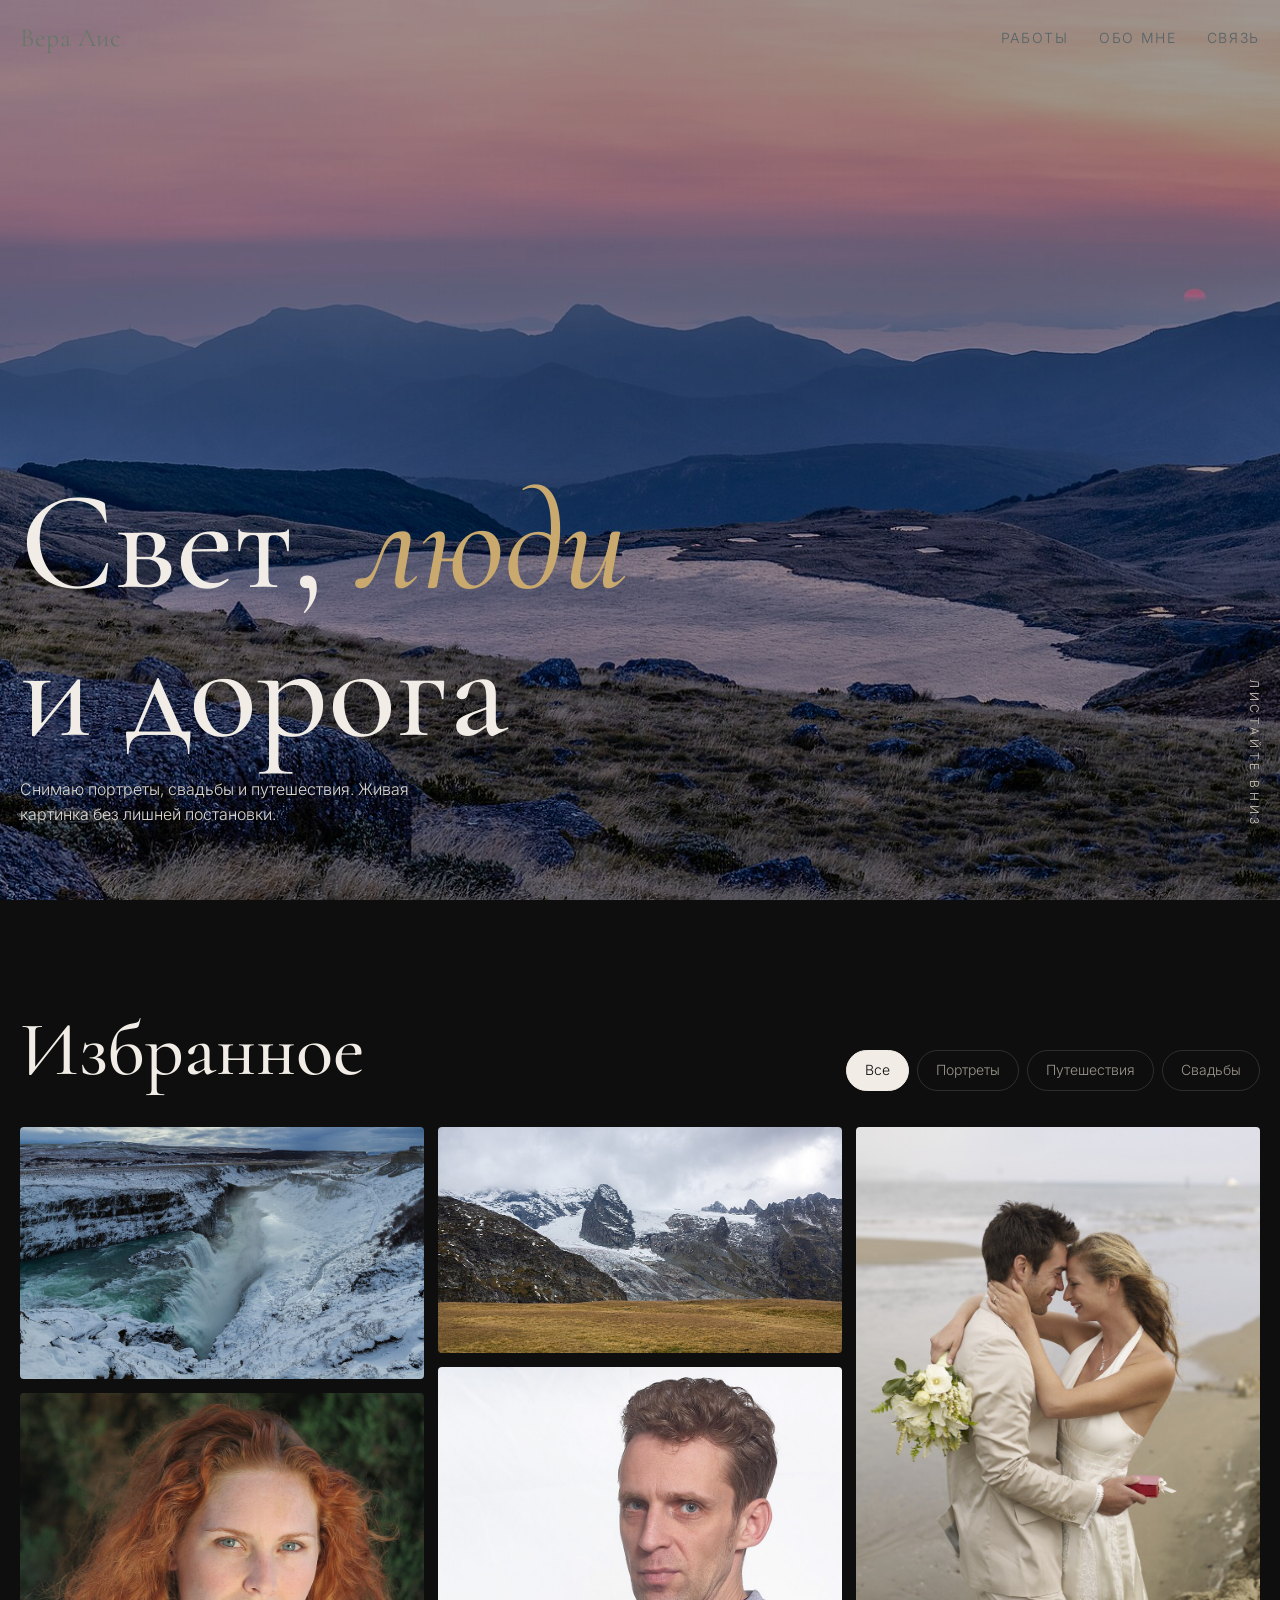
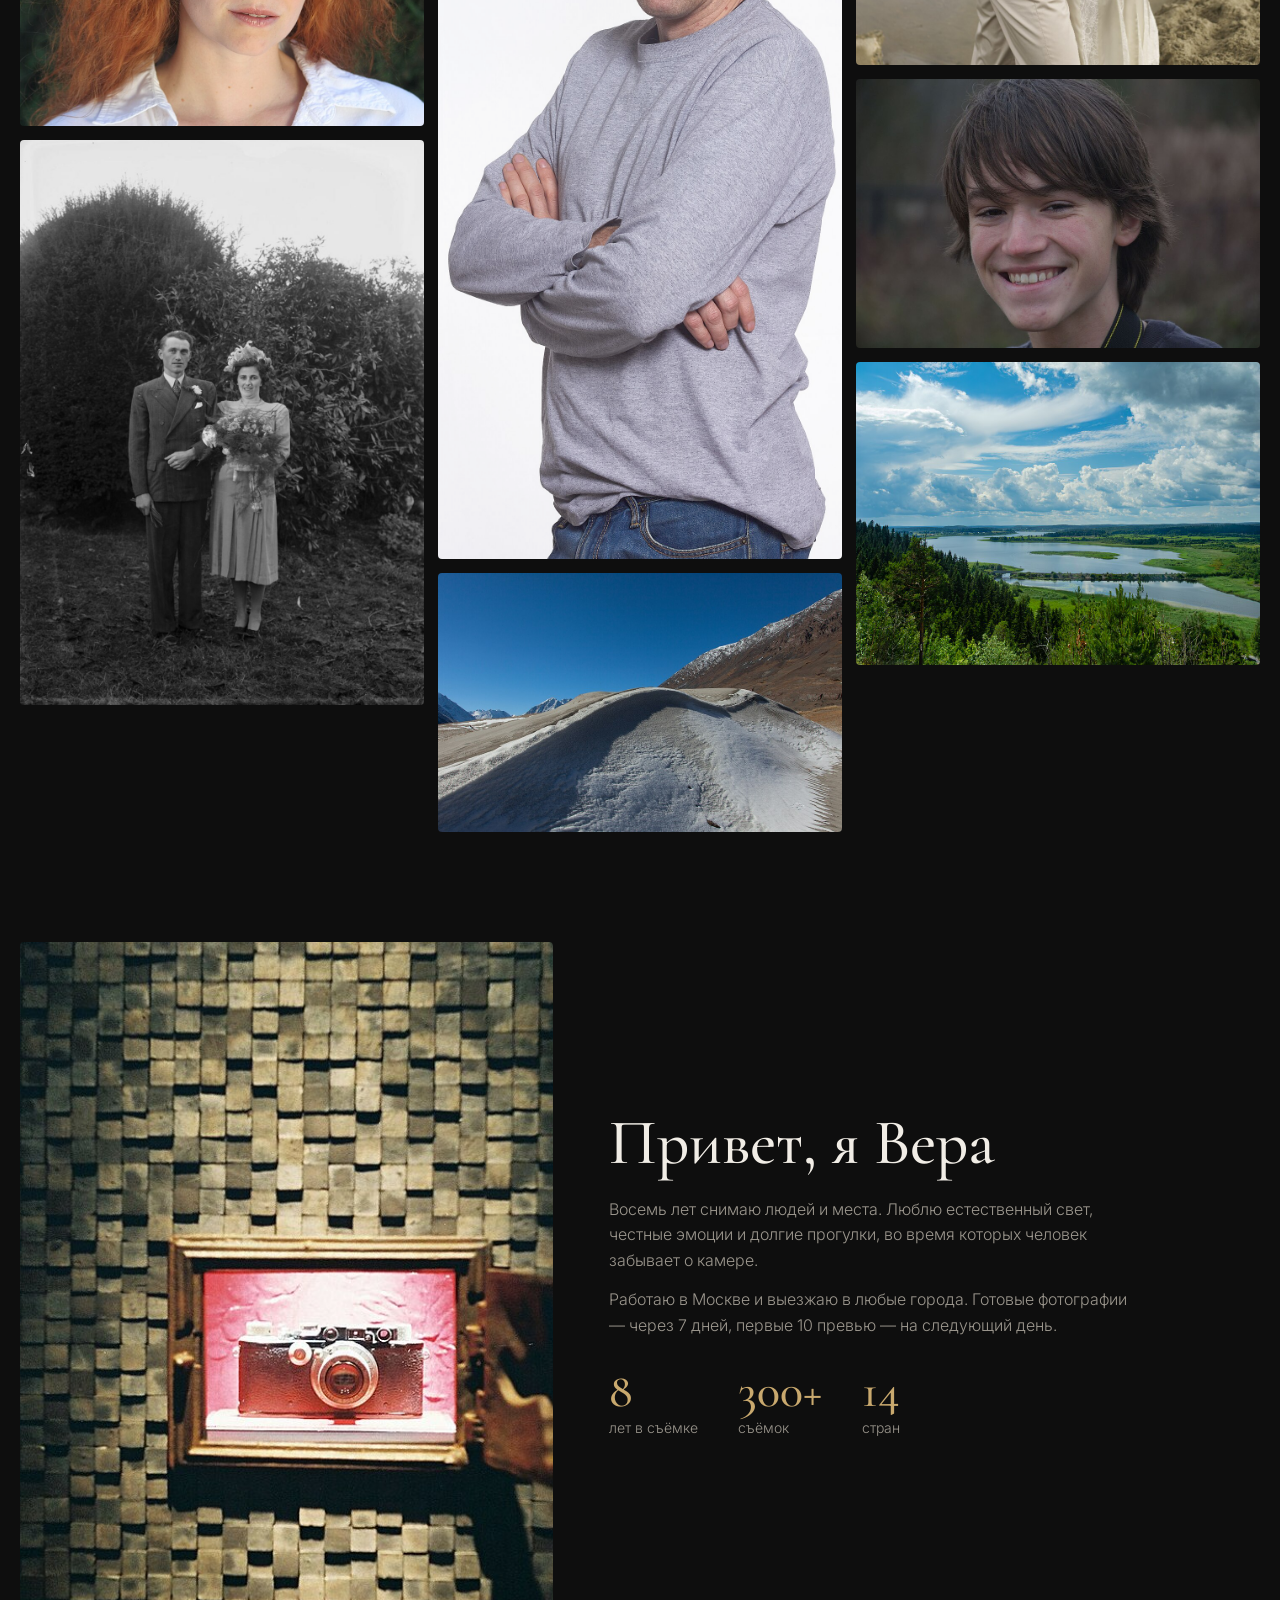
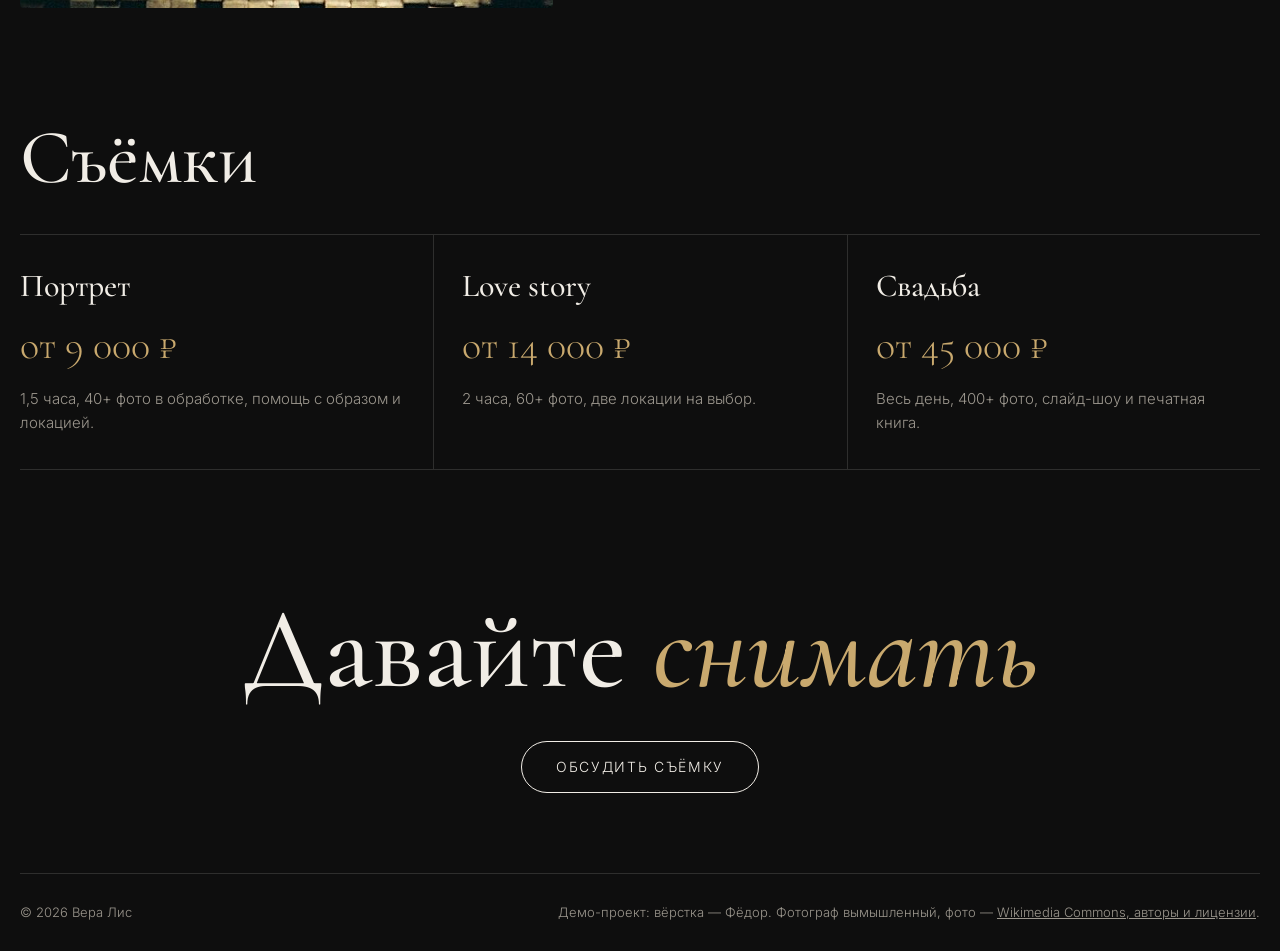
<file: photo/index.html>
<!doctype html>
<html lang="ru">
<head>
<meta charset="utf-8">
<meta name="viewport" content="width=device-width, initial-scale=1">
<title>Вера Лис — фотограф</title>
<meta name="description" content="Портреты, путешествия и свадьбы. Фотограф в Москве и в поездках.">
<link rel="preconnect" href="https://fonts.googleapis.com">
<link rel="preconnect" href="https://fonts.gstatic.com" crossorigin>
<link href="https://fonts.googleapis.com/css2?family=Cormorant+Garamond:ital,wght@0,500;0,600;1,500&family=Inter:wght@300;400;500&display=swap" rel="stylesheet">
<style>
:root { --bg: #0e0e0e; --ink: #f1ede6; --muted: #9b968d; --line: rgba(241, 237, 230, .14); --gold: #c9a96e; }
* { box-sizing: border-box; margin: 0; padding: 0; }
html { scroll-behavior: smooth; overflow-x: hidden; }
body { font-family: Inter, system-ui, sans-serif; font-weight: 300; background: var(--bg); color: var(--ink); line-height: 1.6; }
a { color: inherit; text-decoration: none; }
img { display: block; width: 100%; }
h1, h2, h3 { font-family: "Cormorant Garamond", Georgia, serif; font-weight: 500; line-height: 1.05; }
.wrap { width: min(1240px, 100% - 32px); margin-inline: auto; }

.nav { position: fixed; inset: 0 0 auto; z-index: 20; mix-blend-mode: difference; }
.nav__row { display: flex; align-items: center; height: 76px; }
.logo { font-family: "Cormorant Garamond", serif; font-size: 26px; letter-spacing: .02em; }
.nav__links { margin-left: auto; display: flex; gap: 30px; font-size: 14px; letter-spacing: .12em; text-transform: uppercase; }

.hero { position: relative; height: 100vh; min-height: 560px; display: grid; align-items: end; }
.hero img { position: absolute; inset: 0; height: 100%; object-fit: cover; filter: brightness(.62); }
.hero__text { position: relative; padding-bottom: 72px; }
.hero h1 { font-size: clamp(56px, 11vw, 168px); }
.hero h1 i { color: var(--gold); }
.hero p { max-width: 420px; color: #ddd7cc; margin-top: 12px; }
.scroll { position: absolute; right: 16px; bottom: 72px; writing-mode: vertical-rl; font-size: 12px; letter-spacing: .3em; text-transform: uppercase; color: #cfc8bb; }

.section { padding: 110px 0 0; }
.head { display: flex; justify-content: space-between; align-items: end; gap: 20px; flex-wrap: wrap; margin-bottom: 36px; }
.head h2 { font-size: clamp(40px, 6vw, 84px); }
.filters { display: flex; gap: 8px; flex-wrap: wrap; }
.filter { background: none; border: 1px solid var(--line); color: var(--muted); padding: 8px 18px; border-radius: 999px; font: inherit; font-size: 14px; cursor: pointer; transition: .2s; }
.filter:hover { color: var(--ink); }
.filter.is-active { background: var(--ink); color: var(--bg); border-color: var(--ink); }

.grid { columns: 3 300px; column-gap: 14px; }
.grid figure { break-inside: avoid; margin-bottom: 14px; position: relative; overflow: hidden; cursor: zoom-in; border-radius: 4px; }
.grid img { transition: transform .6s ease, filter .4s; }
.grid figure:hover img { transform: scale(1.04); filter: brightness(.8); }
.grid figcaption { position: absolute; left: 14px; bottom: 12px; font-size: 13px; letter-spacing: .1em; text-transform: uppercase; opacity: 0; transform: translateY(8px); transition: .3s; }
.grid figure:hover figcaption { opacity: 1; transform: none; }
.grid figure.is-hidden { display: none; }

.about { display: grid; grid-template-columns: .9fr 1.1fr; gap: 56px; align-items: center; }
.about img { aspect-ratio: 4 / 5; object-fit: cover; border-radius: 4px; }
.about h2 { font-size: clamp(38px, 5vw, 64px); margin-bottom: 20px; }
.about p { color: var(--muted); margin-bottom: 14px; max-width: 520px; }
.about__nums { display: flex; gap: 40px; margin-top: 28px; }
.about__nums b { font-family: "Cormorant Garamond", serif; font-size: 48px; font-weight: 500; color: var(--gold); display: block; line-height: 1; }
.about__nums span { color: var(--muted); font-size: 14px; }

.prices { display: grid; grid-template-columns: repeat(3, 1fr); border-top: 1px solid var(--line); }
.prices article { padding: 34px 28px 34px 0; border-bottom: 1px solid var(--line); }
.prices article + article { padding-left: 28px; border-left: 1px solid var(--line); }
.prices h3 { font-size: 32px; }
.prices .p { font-family: "Cormorant Garamond", serif; font-size: 40px; color: var(--gold); margin: 10px 0; }
.prices p { color: var(--muted); font-size: 15px; }

.contact { text-align: center; padding: 120px 0 80px; }
.contact h2 { font-size: clamp(48px, 9vw, 130px); }
.contact h2 i { color: var(--gold); }
.contact a.btn { display: inline-block; margin-top: 30px; border: 1px solid var(--ink); padding: 14px 34px; border-radius: 999px; letter-spacing: .12em; text-transform: uppercase; font-size: 14px; transition: .25s; }
.contact a.btn:hover { background: var(--ink); color: var(--bg); }
.footer { display: flex; justify-content: space-between; flex-wrap: wrap; gap: 10px; padding: 28px 0; border-top: 1px solid var(--line); color: var(--muted); font-size: 13px; }

/* лайтбокс */
.lb { position: fixed; inset: 0; z-index: 50; background: rgba(8, 8, 8, .94); display: none; place-items: center; padding: 24px; }
.lb.is-open { display: grid; }
.lb img { max-width: min(1100px, 100%); max-height: 86vh; width: auto; object-fit: contain; }
.lb button { position: absolute; background: none; border: 0; color: var(--ink); font-size: 34px; cursor: pointer; padding: 12px 18px; }
.lb .close { top: 12px; right: 12px; }
.lb .prev { left: 8px; top: 50%; transform: translateY(-50%); }
.lb .next { right: 8px; top: 50%; transform: translateY(-50%); }

.reveal { opacity: 0; transform: translateY(24px); transition: 1s ease; }
.reveal.is-visible { opacity: 1; transform: none; }

@media (max-width: 860px) {
  .about { grid-template-columns: 1fr; }
  .prices { grid-template-columns: 1fr; }
  .prices article + article { padding-left: 0; border-left: 0; }
  .nav__links { gap: 16px; font-size: 12px; }
  .scroll { display: none; }
}
</style>
<!--shot-mode--><style>html.shot .reveal{opacity:1!important;transform:none!important;transition:none!important}html.shot .hero.is-full{height:900px!important;min-height:0!important}</style><script>if(location.hash==='#shot')document.documentElement.classList.add('shot')</script>
</head>
<body>
<header class="nav"><div class="wrap nav__row"><a href="#" class="logo">Вера Лис</a><nav class="nav__links"><a href="#works">Работы</a><a href="#about">Обо мне</a><a href="#contact">Связь</a></nav></div></header>

<section class="hero is-full">
  <img src="img/hero.jpg" alt="">
  <div class="wrap hero__text">
    <h1>Свет, <i>люди</i><br>и дорога</h1>
    <p>Снимаю портреты, свадьбы и путешествия. Живая картинка без лишней постановки.</p>
  </div>
  <span class="scroll">листайте вниз</span>
</section>

<main class="wrap">
  <section class="section" id="works">
    <div class="head reveal">
      <h2>Избранное</h2>
      <div class="filters">
        <button class="filter is-active" data-f="all">Все</button>
        <button class="filter" data-f="portrait">Портреты</button>
        <button class="filter" data-f="travel">Путешествия</button>
        <button class="filter" data-f="wedding">Свадьбы</button>
      </div>
    </div>
    <div class="grid" id="grid">
      <figure data-c="travel"><img src="img/p1.jpg" alt="" loading="lazy"><figcaption>Исландия</figcaption></figure>
      <figure data-c="portrait"><img src="img/p2.jpg" alt="" loading="lazy"><figcaption>Портрет</figcaption></figure>
      <figure data-c="wedding"><img src="img/p3.jpg" alt="" loading="lazy"><figcaption>Свадьба · Сочи</figcaption></figure>
      <figure data-c="travel"><img src="img/p4.jpg" alt="" loading="lazy"><figcaption>Грузия</figcaption></figure>
      <figure data-c="portrait"><img src="img/p5.jpg" alt="" loading="lazy"><figcaption>Студия</figcaption></figure>
      <figure data-c="travel"><img src="img/p6.jpg" alt="" loading="lazy"><figcaption>Алтай</figcaption></figure>
      <figure data-c="wedding"><img src="img/p7.jpg" alt="" loading="lazy"><figcaption>Свадьба · Москва</figcaption></figure>
      <figure data-c="portrait"><img src="img/p8.jpg" alt="" loading="lazy"><figcaption>Портрет на улице</figcaption></figure>
      <figure data-c="travel"><img src="img/p9.jpg" alt="" loading="lazy"><figcaption>Карелия</figcaption></figure>
    </div>
  </section>

  <section class="section about" id="about">
    <img class="reveal" src="img/me.jpg" alt="" loading="lazy">
    <div class="reveal">
      <h2>Привет, я Вера</h2>
      <p>Восемь лет снимаю людей и места. Люблю естественный свет, честные эмоции и долгие прогулки, во время которых человек забывает о камере.</p>
      <p>Работаю в Москве и выезжаю в любые города. Готовые фотографии — через 7 дней, первые 10 превью — на следующий день.</p>
      <div class="about__nums"><div><b>8</b><span>лет в съёмке</span></div><div><b>300+</b><span>съёмок</span></div><div><b>14</b><span>стран</span></div></div>
    </div>
  </section>

  <section class="section">
    <div class="head reveal"><h2>Съёмки</h2></div>
    <div class="prices reveal">
      <article><h3>Портрет</h3><div class="p">от 9 000 ₽</div><p>1,5 часа, 40+ фото в обработке, помощь с образом и локацией.</p></article>
      <article><h3>Love story</h3><div class="p">от 14 000 ₽</div><p>2 часа, 60+ фото, две локации на выбор.</p></article>
      <article><h3>Свадьба</h3><div class="p">от 45 000 ₽</div><p>Весь день, 400+ фото, слайд-шоу и печатная книга.</p></article>
    </div>
  </section>

  <section class="contact" id="contact">
    <h2 class="reveal">Давайте <i>снимать</i></h2>
    <a href="#" class="btn reveal">Обсудить съёмку</a>
  </section>
</main>

<footer class="footer wrap"><span>© 2026 Вера Лис</span><span>Демо-проект: вёрстка — Фёдор. Фотограф вымышленный, фото — <a href="credits.html" style="text-decoration:underline">Wikimedia Commons, авторы и лицензии</a>.</span></footer>

<div class="lb" id="lb" role="dialog" aria-label="Просмотр фото">
  <button class="close" aria-label="Закрыть">×</button>
  <button class="prev" aria-label="Назад">‹</button>
  <img alt="">
  <button class="next" aria-label="Вперёд">›</button>
</div>

<script>
// фильтр
document.querySelectorAll(".filter").forEach((b) => (b.onclick = () => {
  document.querySelectorAll(".filter").forEach((x) => x.classList.toggle("is-active", x === b));
  document.querySelectorAll("#grid figure").forEach((f) => f.classList.toggle("is-hidden", b.dataset.f !== "all" && f.dataset.c !== b.dataset.f));
}));

// лайтбокс: клик по фото, стрелки, Esc
const lb = document.getElementById("lb"), lbImg = lb.querySelector("img");
let list = [], idx = 0;
const show = (i) => { idx = (i + list.length) % list.length; lbImg.src = list[idx].src; };
document.querySelectorAll("#grid figure").forEach((f) => (f.onclick = () => {
  list = [...document.querySelectorAll("#grid figure:not(.is-hidden) img")];
  show(list.indexOf(f.querySelector("img")));
  lb.classList.add("is-open");
}));
const close = () => lb.classList.remove("is-open");
lb.querySelector(".close").onclick = close;
lb.querySelector(".prev").onclick = (e) => { e.stopPropagation(); show(idx - 1); };
lb.querySelector(".next").onclick = (e) => { e.stopPropagation(); show(idx + 1); };
lb.onclick = (e) => e.target === lb && close();
document.addEventListener("keydown", (e) => {
  if (!lb.classList.contains("is-open")) return;
  if (e.key === "Escape") close();
  if (e.key === "ArrowLeft") show(idx - 1);
  if (e.key === "ArrowRight") show(idx + 1);
});

const io = new IntersectionObserver((es) => es.forEach((e) => e.isIntersecting && (e.target.classList.add("is-visible"), io.unobserve(e.target))), { threshold: 0.1 });
document.querySelectorAll(".reveal").forEach((el) => io.observe(el));
</script>
</body>
</html>
</file>
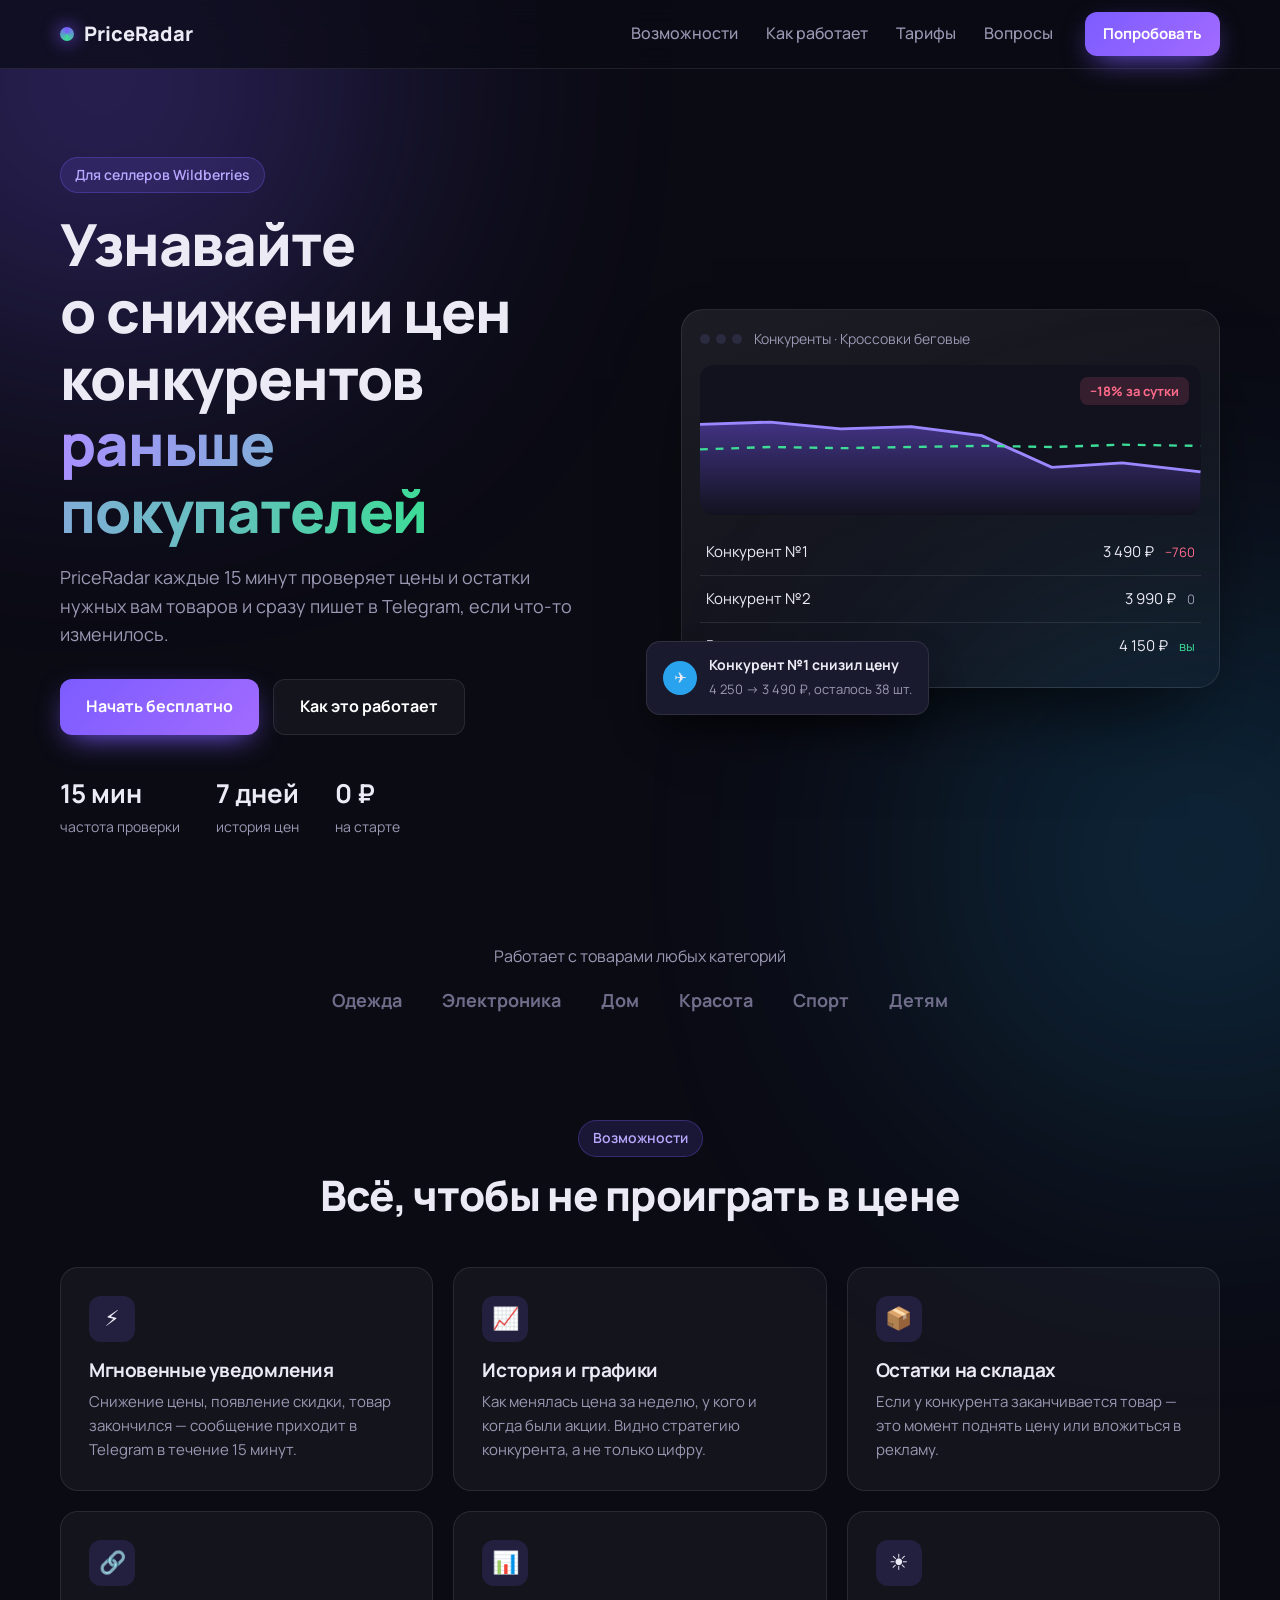
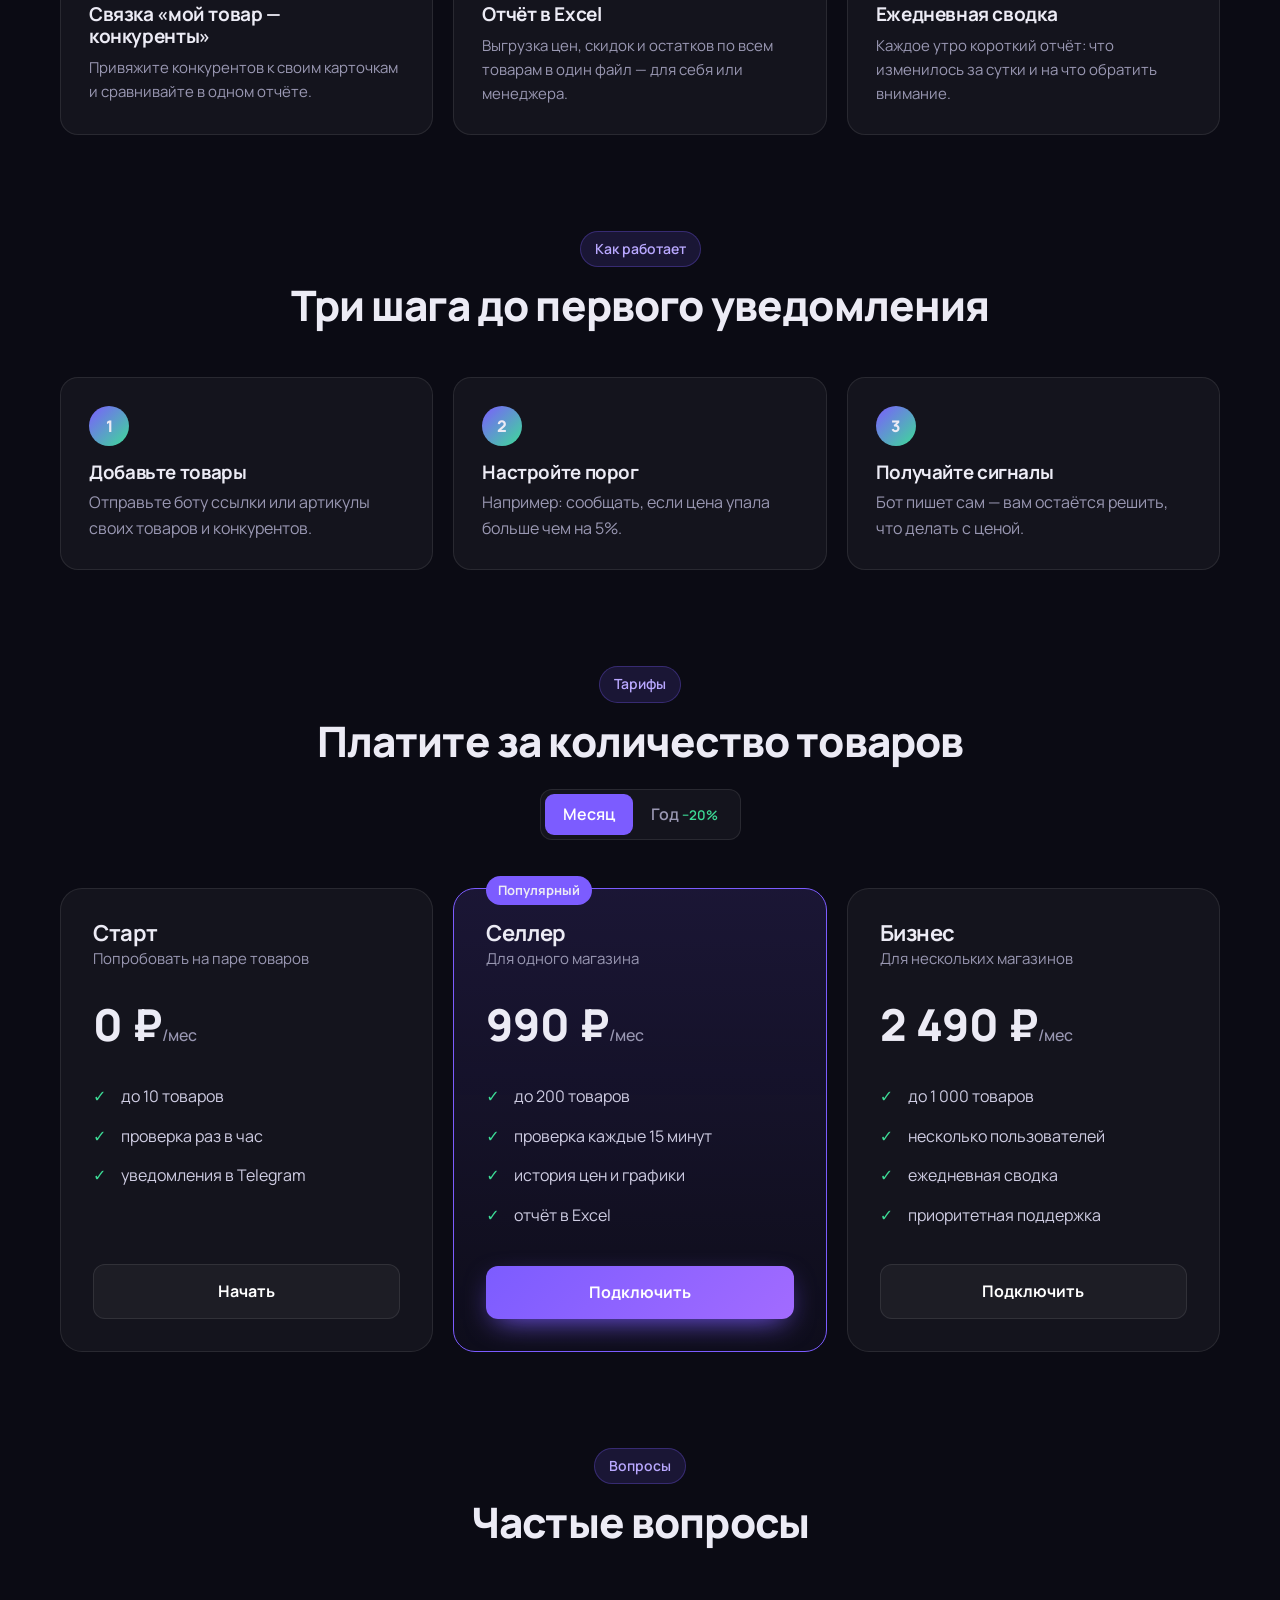
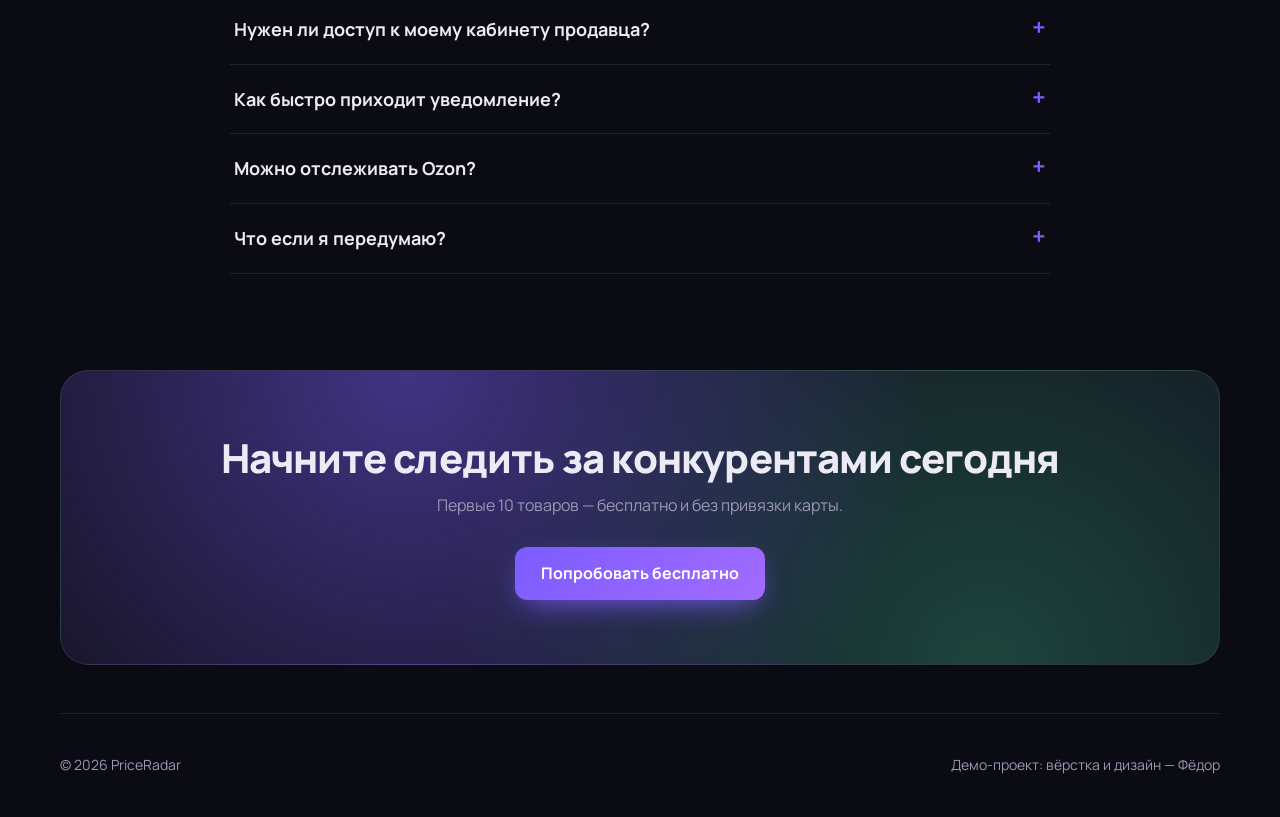
<file: priceradar/index.html>
<!doctype html>
<html lang="ru">
<head>
<meta charset="utf-8">
<meta name="viewport" content="width=device-width, initial-scale=1">
<title>PriceRadar — мониторинг цен конкурентов на Wildberries</title>
<meta name="description" content="PriceRadar следит за ценами и остатками конкурентов на Wildberries и присылает уведомления в Telegram.">
<link rel="preconnect" href="https://fonts.googleapis.com">
<link rel="preconnect" href="https://fonts.gstatic.com" crossorigin>
<link href="https://fonts.googleapis.com/css2?family=Manrope:wght@400;500;600;700;800&display=swap" rel="stylesheet">
<link rel="stylesheet" href="style.css">
<!--shot-mode--><style>html.shot .reveal{opacity:1!important;transform:none!important;transition:none!important}html.shot .hero.is-full{height:900px!important;min-height:0!important}</style><script>if(location.hash==='#shot')document.documentElement.classList.add('shot')</script>
</head>
<body>
<div class="glow glow-1"></div>
<div class="glow glow-2"></div>

<header class="nav" id="top">
  <div class="container nav__row">
    <a href="#top" class="logo"><span class="logo__dot"></span>PriceRadar</a>
    <nav class="nav__links" id="menu">
      <a href="#features">Возможности</a>
      <a href="#how">Как работает</a>
      <a href="#pricing">Тарифы</a>
      <a href="#faq">Вопросы</a>
    </nav>
    <a href="#pricing" class="btn btn--small nav__cta">Попробовать</a>
    <button class="burger" id="burger" aria-label="Меню"><span></span><span></span></button>
  </div>
</header>

<main>
  <section class="hero container">
    <div class="hero__text reveal">
      <span class="pill">Для селлеров Wildberries</span>
      <h1>Узнавайте о&nbsp;снижении цен конкурентов <span class="grad">раньше покупателей</span></h1>
      <p class="lead">PriceRadar каждые 15 минут проверяет цены и остатки нужных вам товаров и сразу пишет в Telegram, если что-то изменилось.</p>
      <div class="hero__actions">
        <a href="#pricing" class="btn">Начать бесплатно</a>
        <a href="#how" class="btn btn--ghost">Как это работает</a>
      </div>
      <ul class="hero__stats">
        <li><b>15 мин</b><span>частота проверки</span></li>
        <li><b>7 дней</b><span>история цен</span></li>
        <li><b>0 ₽</b><span>на старте</span></li>
      </ul>
    </div>

    <div class="dash reveal" aria-hidden="true">
      <div class="dash__head">
        <span class="dash__dots"><i></i><i></i><i></i></span>
        <span class="dash__title">Конкуренты · Кроссовки беговые</span>
      </div>
      <div class="dash__chart">
        <svg viewBox="0 0 320 120" preserveAspectRatio="none">
          <defs>
            <linearGradient id="area" x1="0" x2="0" y1="0" y2="1">
              <stop offset="0" stop-color="#7c5cff" stop-opacity=".45"/>
              <stop offset="1" stop-color="#7c5cff" stop-opacity="0"/>
            </linearGradient>
          </defs>
          <path d="M0 40 L45 38 L90 44 L135 42 L180 50 L225 78 L270 74 L320 82 L320 120 L0 120Z" fill="url(#area)"/>
          <path d="M0 40 L45 38 L90 44 L135 42 L180 50 L225 78 L270 74 L320 82" fill="none" stroke="#9b87ff" stroke-width="2.5"/>
          <path d="M0 62 L45 60 L90 61 L135 60 L180 59 L225 60 L270 58 L320 59" fill="none" stroke="#3ddc97" stroke-width="2" stroke-dasharray="5 5"/>
        </svg>
        <span class="tag tag--down">−18% за сутки</span>
      </div>
      <ul class="dash__list">
        <li><span>Конкурент №1</span><span class="price">3 490 ₽ <em class="down">−760</em></span></li>
        <li><span>Конкурент №2</span><span class="price">3 990 ₽ <em>0</em></span></li>
        <li><span>Ваш товар</span><span class="price">4 150 ₽ <em class="mine">вы</em></span></li>
      </ul>
      <div class="toast">
        <span class="toast__icon">✈</span>
        <div><b>Конкурент №1 снизил цену</b><small>4 250 → 3 490 ₽, осталось 38 шт.</small></div>
      </div>
    </div>
  </section>

  <section class="logos container reveal">
    <p>Работает с товарами любых категорий</p>
    <div class="logos__row">
      <span>Одежда</span><span>Электроника</span><span>Дом</span><span>Красота</span><span>Спорт</span><span>Детям</span>
    </div>
  </section>

  <section class="section container" id="features">
    <div class="section__head reveal">
      <span class="pill">Возможности</span>
      <h2>Всё, чтобы не проиграть в цене</h2>
    </div>
    <div class="grid grid--3">
      <article class="card reveal"><div class="card__icon">⚡</div><h3>Мгновенные уведомления</h3><p>Снижение цены, появление скидки, товар закончился — сообщение приходит в Telegram в течение 15 минут.</p></article>
      <article class="card reveal"><div class="card__icon">📈</div><h3>История и графики</h3><p>Как менялась цена за неделю, у кого и когда были акции. Видно стратегию конкурента, а не только цифру.</p></article>
      <article class="card reveal"><div class="card__icon">📦</div><h3>Остатки на складах</h3><p>Если у конкурента заканчивается товар — это момент поднять цену или вложиться в рекламу.</p></article>
      <article class="card reveal"><div class="card__icon">🔗</div><h3>Связка «мой товар — конкуренты»</h3><p>Привяжите конкурентов к своим карточкам и сравнивайте в одном отчёте.</p></article>
      <article class="card reveal"><div class="card__icon">📊</div><h3>Отчёт в Excel</h3><p>Выгрузка цен, скидок и остатков по всем товарам в один файл — для себя или менеджера.</p></article>
      <article class="card reveal"><div class="card__icon">☀️</div><h3>Ежедневная сводка</h3><p>Каждое утро короткий отчёт: что изменилось за сутки и на что обратить внимание.</p></article>
    </div>
  </section>

  <section class="section container" id="how">
    <div class="section__head reveal">
      <span class="pill">Как работает</span>
      <h2>Три шага до первого уведомления</h2>
    </div>
    <ol class="steps">
      <li class="reveal"><span class="steps__n">1</span><h3>Добавьте товары</h3><p>Отправьте боту ссылки или артикулы своих товаров и конкурентов.</p></li>
      <li class="reveal"><span class="steps__n">2</span><h3>Настройте порог</h3><p>Например: сообщать, если цена упала больше чем на 5%.</p></li>
      <li class="reveal"><span class="steps__n">3</span><h3>Получайте сигналы</h3><p>Бот пишет сам — вам остаётся решить, что делать с ценой.</p></li>
    </ol>
  </section>

  <section class="section container" id="pricing">
    <div class="section__head reveal">
      <span class="pill">Тарифы</span>
      <h2>Платите за количество товаров</h2>
      <div class="switch" role="group" aria-label="Период оплаты">
        <button class="switch__btn is-active" data-period="month">Месяц</button>
        <button class="switch__btn" data-period="year">Год <small>−20%</small></button>
      </div>
    </div>
    <div class="grid grid--3 pricing">
      <article class="plan reveal">
        <h3>Старт</h3><p class="plan__desc">Попробовать на паре товаров</p>
        <p class="plan__price"><span data-month="0" data-year="0">0</span> ₽<small>/мес</small></p>
        <ul><li>до 10 товаров</li><li>проверка раз в час</li><li>уведомления в Telegram</li></ul>
        <a href="#top" class="btn btn--ghost btn--block">Начать</a>
      </article>
      <article class="plan plan--hot reveal">
        <span class="plan__badge">Популярный</span>
        <h3>Селлер</h3><p class="plan__desc">Для одного магазина</p>
        <p class="plan__price"><span data-month="990" data-year="790">990</span> ₽<small>/мес</small></p>
        <ul><li>до 200 товаров</li><li>проверка каждые 15 минут</li><li>история цен и графики</li><li>отчёт в Excel</li></ul>
        <a href="#top" class="btn btn--block">Подключить</a>
      </article>
      <article class="plan reveal">
        <h3>Бизнес</h3><p class="plan__desc">Для нескольких магазинов</p>
        <p class="plan__price"><span data-month="2490" data-year="1990">2 490</span> ₽<small>/мес</small></p>
        <ul><li>до 1 000 товаров</li><li>несколько пользователей</li><li>ежедневная сводка</li><li>приоритетная поддержка</li></ul>
        <a href="#top" class="btn btn--ghost btn--block">Подключить</a>
      </article>
    </div>
  </section>

  <section class="section container section--narrow" id="faq">
    <div class="section__head reveal">
      <span class="pill">Вопросы</span>
      <h2>Частые вопросы</h2>
    </div>
    <div class="faq">
      <details class="reveal"><summary>Нужен ли доступ к моему кабинету продавца?</summary><p>Нет. PriceRadar смотрит только открытые карточки товаров — те же данные, что видит покупатель.</p></details>
      <details class="reveal"><summary>Как быстро приходит уведомление?</summary><p>В среднем через 5–15 минут после изменения цены, в зависимости от тарифа.</p></details>
      <details class="reveal"><summary>Можно отслеживать Ozon?</summary><p>Сейчас поддерживается Wildberries. Ozon — в планах на ближайшие месяцы.</p></details>
      <details class="reveal"><summary>Что если я передумаю?</summary><p>Отключите тариф в любой момент — деньги за неиспользованные дни вернём.</p></details>
    </div>
  </section>

  <section class="cta container reveal">
    <h2>Начните следить за конкурентами сегодня</h2>
    <p>Первые 10 товаров — бесплатно и без привязки карты.</p>
    <a href="#pricing" class="btn">Попробовать бесплатно</a>
  </section>
</main>

<footer class="footer container">
  <span>© 2026 PriceRadar</span>
  <span>Демо-проект: вёрстка и дизайн — Фёдор</span>
</footer>

<script src="script.js"></script>
</body>
</html>
</file>
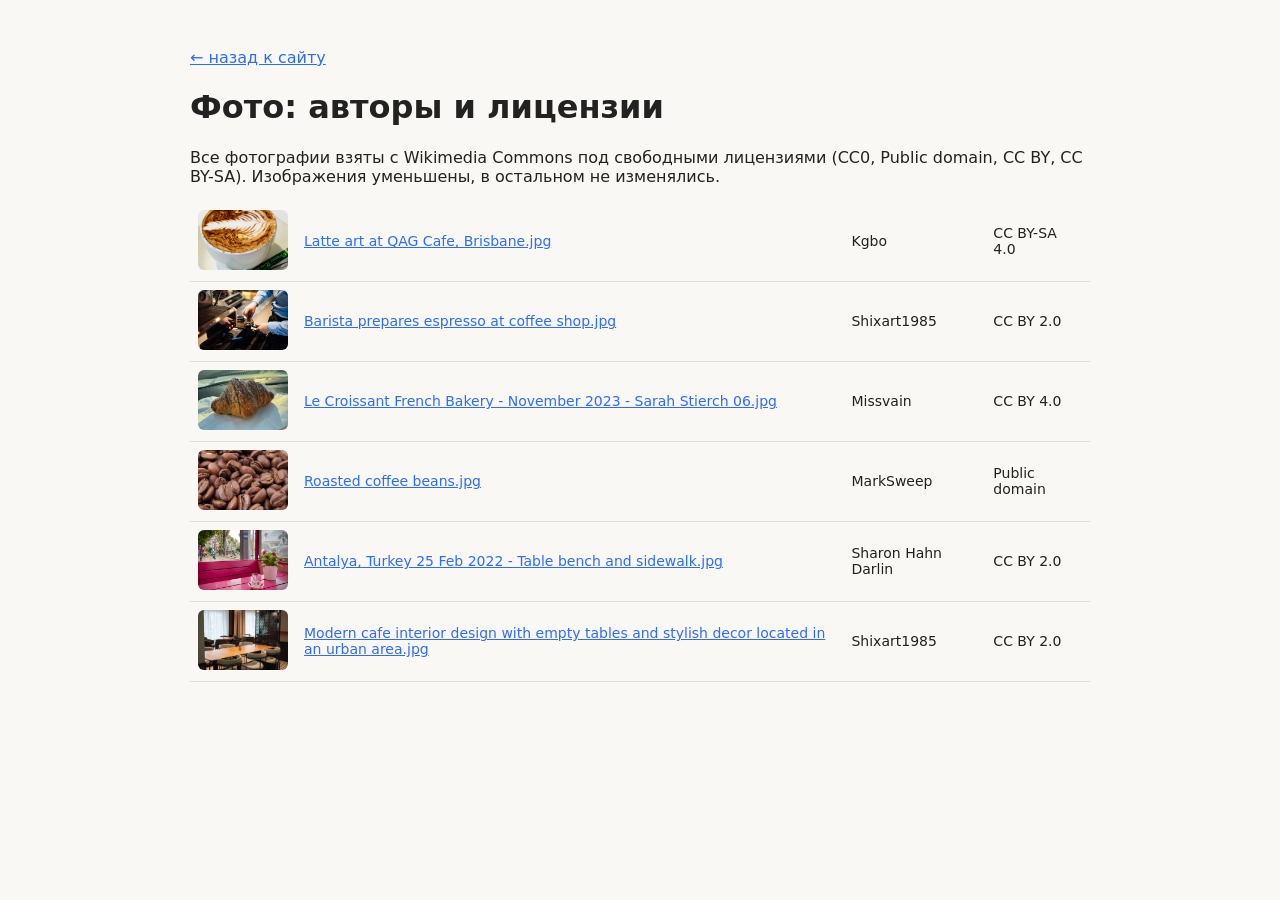
<file: coffee/credits.html>
<!doctype html><html lang="ru"><head><meta charset="utf-8">
<meta name="viewport" content="width=device-width, initial-scale=1"><title>Фото: авторы и лицензии</title>
<style>body{font-family:system-ui,sans-serif;margin:0;padding:32px 16px;background:#faf8f4;color:#222}
main{max-width:900px;margin:auto}table{width:100%;border-collapse:collapse;font-size:14px}
td{padding:8px;border-bottom:1px solid #ddd;vertical-align:middle}img{width:90px;height:60px;object-fit:cover;border-radius:6px}
a{color:#2e6bff}</style></head><body><main><p><a href="./">← назад к сайту</a></p>
<h1>Фото: авторы и лицензии</h1><p>Все фотографии взяты с Wikimedia Commons под свободными лицензиями
(CC0, Public domain, CC BY, CC BY-SA). Изображения уменьшены, в остальном не изменялись.</p>
<table><tr><td><img src="img/hero.jpg" alt=""></td><td><a href="https://commons.wikimedia.org/wiki/File:Latte_art_at_QAG_Cafe,_Brisbane.jpg">Latte art at QAG Cafe, Brisbane.jpg</a></td><td>Kgbo</td><td>CC BY-SA 4.0</td></tr><tr><td><img src="img/g2.jpg" alt=""></td><td><a href="https://commons.wikimedia.org/wiki/File:Barista_prepares_espresso_at_coffee_shop.jpg">Barista prepares espresso at coffee shop.jpg</a></td><td>Shixart1985</td><td>CC BY 2.0</td></tr><tr><td><img src="img/g3.jpg" alt=""></td><td><a href="https://commons.wikimedia.org/wiki/File:Le_Croissant_French_Bakery_-_November_2023_-_Sarah_Stierch_06.jpg">Le Croissant French Bakery - November 2023 - Sarah Stierch 06.jpg</a></td><td>Missvain</td><td>CC BY 4.0</td></tr><tr><td><img src="img/g4.jpg" alt=""></td><td><a href="https://commons.wikimedia.org/wiki/File:Roasted_coffee_beans.jpg">Roasted coffee beans.jpg</a></td><td>MarkSweep</td><td>Public domain</td></tr><tr><td><img src="img/g5.jpg" alt=""></td><td><a href="https://commons.wikimedia.org/wiki/File:Antalya,_Turkey_25_Feb_2022_-_Table_bench_and_sidewalk.jpg">Antalya, Turkey 25 Feb 2022 - Table bench and sidewalk.jpg</a></td><td>Sharon Hahn Darlin</td><td>CC BY 2.0</td></tr><tr><td><img src="img/g1.jpg" alt=""></td><td><a href="https://commons.wikimedia.org/wiki/File:Modern_cafe_interior_design_with_empty_tables_and_stylish_decor_located_in_an_urban_area.jpg">Modern cafe interior design with empty tables and stylish decor located in an urban area.jpg</a></td><td>Shixart1985</td><td>CC BY 2.0</td></tr></table></main></body></html>
</file>
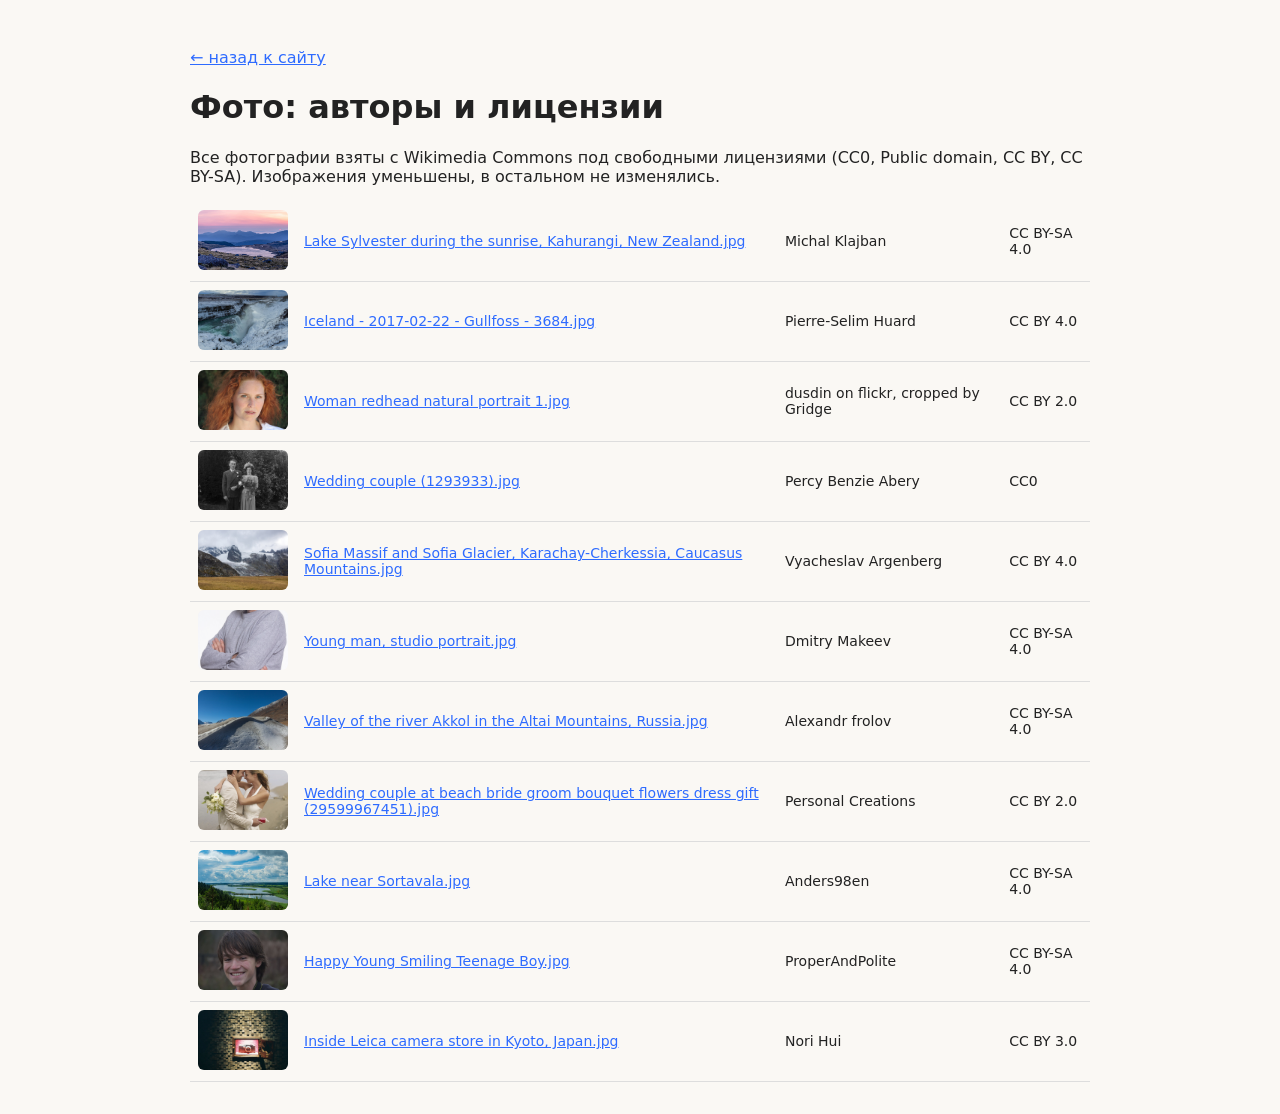
<file: photo/credits.html>
<!doctype html><html lang="ru"><head><meta charset="utf-8">
<meta name="viewport" content="width=device-width, initial-scale=1"><title>Фото: авторы и лицензии</title>
<style>body{font-family:system-ui,sans-serif;margin:0;padding:32px 16px;background:#faf8f4;color:#222}
main{max-width:900px;margin:auto}table{width:100%;border-collapse:collapse;font-size:14px}
td{padding:8px;border-bottom:1px solid #ddd;vertical-align:middle}img{width:90px;height:60px;object-fit:cover;border-radius:6px}
a{color:#2e6bff}</style></head><body><main><p><a href="./">← назад к сайту</a></p>
<h1>Фото: авторы и лицензии</h1><p>Все фотографии взяты с Wikimedia Commons под свободными лицензиями
(CC0, Public domain, CC BY, CC BY-SA). Изображения уменьшены, в остальном не изменялись.</p>
<table><tr><td><img src="img/hero.jpg" alt=""></td><td><a href="https://commons.wikimedia.org/wiki/File:Lake_Sylvester_during_the_sunrise,_Kahurangi,_New_Zealand.jpg">Lake Sylvester during the sunrise, Kahurangi, New Zealand.jpg</a></td><td>Michal Klajban</td><td>CC BY-SA 4.0</td></tr><tr><td><img src="img/p1.jpg" alt=""></td><td><a href="https://commons.wikimedia.org/wiki/File:Iceland_-_2017-02-22_-_Gullfoss_-_3684.jpg">Iceland - 2017-02-22 - Gullfoss - 3684.jpg</a></td><td>Pierre-Selim Huard</td><td>CC BY 4.0</td></tr><tr><td><img src="img/p2.jpg" alt=""></td><td><a href="https://commons.wikimedia.org/wiki/File:Woman_redhead_natural_portrait_1.jpg">Woman redhead natural portrait 1.jpg</a></td><td>dusdin on flickr, cropped by Gridge</td><td>CC BY 2.0</td></tr><tr><td><img src="img/p3.jpg" alt=""></td><td><a href="https://commons.wikimedia.org/wiki/File:Wedding_couple_(1293933).jpg">Wedding couple (1293933).jpg</a></td><td>Percy Benzie Abery</td><td>CC0</td></tr><tr><td><img src="img/p4.jpg" alt=""></td><td><a href="https://commons.wikimedia.org/wiki/File:Sofia_Massif_and_Sofia_Glacier,_Karachay-Cherkessia,_Caucasus_Mountains.jpg">Sofia Massif and Sofia Glacier, Karachay-Cherkessia, Caucasus Mountains.jpg</a></td><td>Vyacheslav Argenberg</td><td>CC BY 4.0</td></tr><tr><td><img src="img/p5.jpg" alt=""></td><td><a href="https://commons.wikimedia.org/wiki/File:Young_man,_studio_portrait.jpg">Young man, studio portrait.jpg</a></td><td>Dmitry Makeev</td><td>CC BY-SA 4.0</td></tr><tr><td><img src="img/p6.jpg" alt=""></td><td><a href="https://commons.wikimedia.org/wiki/File:Valley_of_the_river_Akkol_in_the_Altai_Mountains,_Russia.jpg">Valley of the river Akkol in the Altai Mountains, Russia.jpg</a></td><td>Alexandr frolov</td><td>CC BY-SA 4.0</td></tr><tr><td><img src="img/p7.jpg" alt=""></td><td><a href="https://commons.wikimedia.org/wiki/File:Wedding_couple_at_beach_bride_groom_bouquet_flowers_dress_gift_(29599967451).jpg">Wedding couple at beach bride groom bouquet flowers dress gift (29599967451).jpg</a></td><td>Personal Creations</td><td>CC BY 2.0</td></tr><tr><td><img src="img/p9.jpg" alt=""></td><td><a href="https://commons.wikimedia.org/wiki/File:Lake_near_Sortavala.jpg">Lake near Sortavala.jpg</a></td><td>Anders98en</td><td>CC BY-SA 4.0</td></tr><tr><td><img src="img/p8.jpg" alt=""></td><td><a href="https://commons.wikimedia.org/wiki/File:Happy_Young_Smiling_Teenage_Boy.jpg">Happy Young Smiling Teenage Boy.jpg</a></td><td>ProperAndPolite</td><td>CC BY-SA 4.0</td></tr><tr><td><img src="img/me.jpg" alt=""></td><td><a href="https://commons.wikimedia.org/wiki/File:Inside_Leica_camera_store_in_Kyoto,_Japan.jpg">Inside Leica camera store in Kyoto, Japan.jpg</a></td><td>Nori Hui</td><td>CC BY 3.0</td></tr></table></main></body></html>
</file>
<file: aidays/style.css>
:root {
  --bg: #f4f2ec;
  --ink: #121212;
  --muted: #5f5d57;
  --line: #d9d5ca;
  --orange: #ff5b2e;
  --lime: #c8f03c;
  --blue: #2e6bff;
}

* { box-sizing: border-box; margin: 0; padding: 0; }
html { scroll-behavior: smooth; overflow-x: hidden; }
body { font-family: Inter, system-ui, sans-serif; background: var(--bg); color: var(--ink); line-height: 1.55; overflow-x: hidden; }
a { color: inherit; text-decoration: none; }
.wrap { width: min(1200px, 100% - 32px); margin-inline: auto; }
h1, h2, h3, .logo, .stats b, .timer b, .ticket__price { font-family: Unbounded, sans-serif; }

/* nav */
.nav { position: sticky; top: 0; z-index: 10; background: rgba(244, 242, 236, .85); backdrop-filter: blur(10px); border-bottom: 1px solid var(--line); }
.nav__row { display: flex; align-items: center; gap: 32px; height: 70px; }
.logo { font-weight: 900; font-size: 20px; }
.logo sup { color: var(--orange); font-size: 12px; }
.nav__links { display: flex; gap: 28px; margin-left: auto; font-weight: 500; }
.nav__links a:hover { color: var(--orange); }
.burger { display: none; margin-left: auto; background: none; border: 0; width: 32px; height: 32px; cursor: pointer; }
.burger span { display: block; height: 2px; background: var(--ink); margin: 7px 4px; transition: .25s; }

.btn { display: inline-flex; justify-content: center; align-items: center; padding: 13px 24px; border-radius: 999px; font-weight: 600; transition: transform .2s, background .2s; border: 2px solid var(--ink); }
.btn:hover { transform: translateY(-2px); }
.btn--dark { background: var(--ink); color: #fff; }
.btn--dark:hover { background: var(--orange); border-color: var(--orange); }
.btn--line:hover { background: var(--ink); color: #fff; }

/* hero */
.hero { position: relative; padding: 64px 0 48px; }
.hero__meta { display: flex; flex-wrap: wrap; gap: 10px; position: relative; z-index: 1; }
.hero__meta span { background: rgba(244, 242, 236, .75); }
.hero__meta span { border: 1.5px solid var(--ink); border-radius: 999px; padding: 6px 14px; font-weight: 600; font-size: 14px; }
.hero__title { font-size: clamp(42px, 9vw, 128px); font-weight: 900; line-height: .95; letter-spacing: -.03em; margin: 36px 0 40px; position: relative; z-index: 1; }
.outline { color: transparent; -webkit-text-stroke: 2px var(--ink); font-size: .78em; }
.hero__bottom { display: flex; justify-content: space-between; align-items: end; gap: 32px; flex-wrap: wrap; position: relative; z-index: 1; }
.hero__lead { max-width: 460px; font-size: 18px; color: var(--muted); }
.timer { display: flex; gap: 10px; }
.timer div { background: var(--ink); color: #fff; border-radius: 16px; padding: 14px 16px; min-width: 86px; text-align: center; }
.timer b { display: block; font-size: 32px; font-weight: 700; }
.timer span { font-size: 12px; opacity: .7; }
.hero__shape { position: absolute; right: -60px; top: 40px; width: 420px; height: 420px; border-radius: 50%; background: radial-gradient(circle at 35% 35%, var(--lime), var(--orange) 55%, var(--blue)); filter: blur(4px); opacity: .9; animation: spin 18s linear infinite; }
@keyframes spin { to { transform: rotate(360deg); } }

/* marquee */
.marquee { background: var(--ink); color: var(--bg); overflow: hidden; padding: 18px 0; transform: rotate(-1.5deg); margin: 24px -10px; }
.marquee__track { display: flex; gap: 28px; width: max-content; font-family: Unbounded, sans-serif; font-size: 22px; animation: run 26s linear infinite; }
.marquee__track span:nth-child(even) { color: var(--lime); }
@keyframes run { to { transform: translateX(-50%); } }

.stats { display: grid; grid-template-columns: repeat(4, 1fr); gap: 16px; padding: 56px 0 0; }
.stats div { border-top: 2px solid var(--ink); padding-top: 14px; }
.stats b { display: block; font-size: clamp(32px, 4vw, 56px); font-weight: 900; }
.stats span { color: var(--muted); }

/* sections */
.section { padding-top: 104px; }
.h2 { font-size: clamp(34px, 5vw, 64px); font-weight: 900; letter-spacing: -.02em; margin-bottom: 32px; }

.tabs { display: flex; gap: 10px; margin-bottom: 20px; flex-wrap: wrap; }
.tab { border: 2px solid var(--ink); background: none; padding: 10px 20px; border-radius: 999px; font: inherit; font-weight: 600; cursor: pointer; }
.tab.is-active { background: var(--ink); color: #fff; }
.program { list-style: none; display: none; }
.program.is-active { display: block; animation: fade .4s ease; }
@keyframes fade { from { opacity: 0; transform: translateY(8px); } }
.program li { display: grid; grid-template-columns: 110px 1fr auto; gap: 24px; align-items: center; padding: 22px 0; border-bottom: 1px solid var(--line); }
.program time { font-family: Unbounded, sans-serif; font-size: 22px; font-weight: 700; }
.program h3 { font-family: Inter, sans-serif; font-size: 20px; font-weight: 600; }
.program p { color: var(--muted); font-size: 15px; }
.chip { padding: 6px 14px; border-radius: 999px; background: var(--orange); color: #fff; font-size: 13px; font-weight: 600; }
.chip--blue { background: var(--blue); }
.chip--lime { background: var(--lime); color: var(--ink); }

.speakers { display: grid; grid-template-columns: repeat(3, 1fr); gap: 20px; }
.speakers article { background: #fff; border-radius: 24px; padding: 22px; transition: transform .25s; }
.speakers article:hover { transform: rotate(-1deg) translateY(-4px); }
.ava { aspect-ratio: 4 / 3; border-radius: 16px; background: linear-gradient(135deg, var(--c1), var(--c2)); display: grid; place-items: center; color: #fff; font-family: Unbounded, sans-serif; font-weight: 900; font-size: 54px; margin-bottom: 16px; }
.speakers h3 { font-size: 18px; }
.speakers p { color: var(--muted); font-size: 15px; }

.tickets { display: grid; grid-template-columns: repeat(3, 1fr); gap: 20px; }
.ticket { border: 2px solid var(--ink); border-radius: 26px; padding: 30px; display: flex; flex-direction: column; background: #fff; }
.ticket--accent { background: var(--lime); }
.ticket h3 { font-size: 20px; }
.ticket__price { font-size: 40px; font-weight: 900; margin: 16px 0; }
.ticket ul { list-style: none; flex: 1; margin-bottom: 24px; }
.ticket li { padding: 6px 0; border-bottom: 1px dashed rgba(0, 0, 0, .15); }

.venue { display: grid; grid-template-columns: 1fr 1.2fr; gap: 40px; align-items: center; }
.venue__addr { font-size: 24px; font-weight: 600; margin-bottom: 12px; }
.venue__note { color: var(--muted); }
.venue__map { position: relative; height: 320px; border-radius: 26px; border: 2px solid var(--ink); background:
  linear-gradient(90deg, transparent 49%, rgba(0,0,0,.08) 50%, transparent 51%) 0 0 / 60px 60px,
  linear-gradient(0deg, transparent 49%, rgba(0,0,0,.08) 50%, transparent 51%) 0 0 / 60px 60px,
  linear-gradient(120deg, #e8e4d8, #fff); }
.pin { position: absolute; left: 55%; top: 45%; width: 26px; height: 26px; border-radius: 50% 50% 50% 0; background: var(--orange); transform: rotate(-45deg); box-shadow: 0 0 0 10px rgba(255, 91, 46, .2); }

.footer { display: flex; justify-content: space-between; flex-wrap: wrap; gap: 10px; margin-top: 96px; padding: 32px 0; border-top: 2px solid var(--ink); color: var(--muted); font-size: 14px; }

@media (max-width: 900px) {
  .speakers, .tickets { grid-template-columns: 1fr 1fr; }
  .venue { grid-template-columns: 1fr; }
  .hero__shape { width: 260px; height: 260px; right: -80px; top: 10px; }
}
@media (max-width: 640px) {
  .nav__links { position: fixed; inset: 70px 0 auto; flex-direction: column; gap: 0; background: var(--bg); border-bottom: 1px solid var(--line); transform: translateY(-130%); transition: transform .3s; }
  .nav__links a { padding: 16px; border-top: 1px solid var(--line); }
  .nav__links.is-open { transform: none; }
  .nav__cta { display: none; }
  .burger { display: block; }
  .burger.is-open span:first-child { transform: translateY(4.5px) rotate(45deg); }
  .burger.is-open span:last-child { transform: translateY(-4.5px) rotate(-45deg); }
  .speakers, .tickets, .stats { grid-template-columns: 1fr 1fr; }
  .tickets { grid-template-columns: 1fr; }
  .timer { width: 100%; }
  .timer div { min-width: 0; flex: 1; padding: 12px 6px; }
  .program .chip { justify-self: start; }
  .hero__shape { opacity: .55; }
  .timer b { font-size: 24px; }
  .program li { grid-template-columns: 1fr; gap: 6px; }
  .outline { -webkit-text-stroke: 1.5px var(--ink); }
}
</file>
<file: priceradar/style.css>
:root {
  --bg: #0b0b14;
  --bg-2: #12121f;
  --card: rgba(255, 255, 255, .04);
  --line: rgba(255, 255, 255, .09);
  --text: #ecebf5;
  --muted: #9a98b3;
  --accent: #7c5cff;
  --accent-2: #3ddc97;
  --danger: #ff6b8b;
  --radius: 18px;
}

* { box-sizing: border-box; margin: 0; padding: 0; }
html { scroll-behavior: smooth; }
body {
  font-family: Manrope, system-ui, sans-serif;
  background: var(--bg);
  color: var(--text);
  line-height: 1.6;
  overflow-x: hidden;
}
a { color: inherit; text-decoration: none; }
h1, h2, h3 { line-height: 1.15; letter-spacing: -.02em; }
.container { width: min(1160px, 100% - 32px); margin-inline: auto; }

.glow { position: fixed; width: 520px; height: 520px; border-radius: 50%; filter: blur(140px); opacity: .35; z-index: -1; }
.glow-1 { background: var(--accent); top: -180px; left: -160px; }
.glow-2 { background: #1fb8ff; bottom: -220px; right: -180px; opacity: .2; }

/* nav */
.nav { position: sticky; top: 0; z-index: 10; backdrop-filter: blur(14px); background: rgba(11, 11, 20, .7); border-bottom: 1px solid var(--line); }
.nav__row { display: flex; align-items: center; gap: 32px; height: 68px; }
.logo { display: flex; align-items: center; gap: 10px; font-weight: 800; font-size: 20px; }
.logo__dot { width: 14px; height: 14px; border-radius: 50%; background: conic-gradient(var(--accent), var(--accent-2), var(--accent)); box-shadow: 0 0 18px var(--accent); }
.nav__links { display: flex; gap: 28px; margin-left: auto; color: var(--muted); font-weight: 500; }
.nav__links a:hover { color: var(--text); }
.burger { display: none; background: none; border: 0; width: 32px; height: 32px; cursor: pointer; }
.burger span { display: block; height: 2px; background: var(--text); margin: 7px 4px; border-radius: 2px; transition: .25s; }

/* buttons */
.btn { display: inline-flex; align-items: center; justify-content: center; padding: 14px 26px; border-radius: 12px; font-weight: 700; background: linear-gradient(135deg, var(--accent), #a26bff); color: #fff; box-shadow: 0 10px 30px -10px var(--accent); transition: transform .2s, box-shadow .2s; border: 0; cursor: pointer; font: inherit; font-weight: 700; }
.btn:hover { transform: translateY(-2px); box-shadow: 0 16px 36px -10px var(--accent); }
.btn--ghost { background: var(--card); border: 1px solid var(--line); box-shadow: none; }
.btn--ghost:hover { border-color: var(--accent); box-shadow: none; }
.btn--small { padding: 10px 18px; font-size: 15px; }
.btn--block { width: 100%; }

.pill { display: inline-block; padding: 6px 14px; border-radius: 999px; background: rgba(124, 92, 255, .14); color: #b9a8ff; font-size: 14px; font-weight: 600; border: 1px solid rgba(124, 92, 255, .3); }
.grad { background: linear-gradient(90deg, #a990ff, var(--accent-2)); -webkit-background-clip: text; background-clip: text; color: transparent; }

/* hero */
.hero { display: grid; grid-template-columns: 1.05fr 1fr; gap: 56px; align-items: center; padding: 88px 0 64px; }
.hero h1 { font-size: clamp(36px, 5vw, 58px); margin: 18px 0; font-weight: 800; }
.lead { color: var(--muted); font-size: 18px; max-width: 520px; }
.hero__actions { display: flex; gap: 14px; margin: 30px 0 38px; flex-wrap: wrap; }
.hero__stats { display: flex; gap: 36px; list-style: none; }
.hero__stats b { display: block; font-size: 26px; }
.hero__stats span { color: var(--muted); font-size: 14px; }

/* dashboard mock */
.dash { position: relative; background: linear-gradient(160deg, rgba(255,255,255,.07), rgba(255,255,255,.02)); border: 1px solid var(--line); border-radius: 22px; padding: 18px; box-shadow: 0 40px 80px -30px rgba(0,0,0,.8); }
.dash__head { display: flex; align-items: center; gap: 12px; margin-bottom: 14px; }
.dash__dots { display: flex; gap: 6px; }
.dash__dots i { width: 10px; height: 10px; border-radius: 50%; background: #2b2b40; }
.dash__title { color: var(--muted); font-size: 14px; }
.dash__chart { position: relative; height: 150px; background: var(--bg-2); border-radius: 14px; padding: 14px 0 0; overflow: hidden; }
.dash__chart svg { width: 100%; height: 100%; }
.tag { position: absolute; top: 12px; right: 12px; font-size: 13px; font-weight: 700; padding: 4px 10px; border-radius: 8px; }
.tag--down { background: rgba(255, 107, 139, .15); color: var(--danger); }
.dash__list { list-style: none; margin-top: 14px; }
.dash__list li { display: flex; justify-content: space-between; padding: 11px 6px; border-bottom: 1px solid var(--line); font-size: 15px; }
.dash__list li:last-child { border: 0; }
.price em { font-style: normal; font-size: 13px; color: var(--muted); margin-left: 8px; }
.price em.down { color: var(--danger); }
.price em.mine { color: var(--accent-2); }
.toast { position: absolute; left: -36px; bottom: -28px; display: flex; gap: 12px; align-items: center; background: #1a1a2e; border: 1px solid var(--line); border-radius: 14px; padding: 12px 16px; box-shadow: 0 20px 40px -12px rgba(0,0,0,.7); animation: float 4s ease-in-out infinite; }
.toast__icon { width: 34px; height: 34px; border-radius: 50%; background: #2aa3ef; display: grid; place-items: center; font-size: 15px; }
.toast b { display: block; font-size: 14px; }
.toast small { color: var(--muted); font-size: 13px; }
@keyframes float { 50% { transform: translateY(-8px); } }

/* logos */
.logos { text-align: center; padding: 40px 0 10px; color: var(--muted); }
.logos__row { display: flex; justify-content: center; flex-wrap: wrap; gap: 14px 40px; margin-top: 16px; font-weight: 700; font-size: 18px; color: #6f6d8a; }

/* sections */
.section { padding: 96px 0 0; }
.section--narrow { max-width: 820px; }
.section__head { text-align: center; margin-bottom: 48px; }
.section__head h2 { font-size: clamp(28px, 3.6vw, 42px); margin-top: 14px; font-weight: 800; }
.grid { display: grid; gap: 20px; }
.grid--3 { grid-template-columns: repeat(3, 1fr); }
.card { background: var(--card); border: 1px solid var(--line); border-radius: var(--radius); padding: 28px; transition: transform .25s, border-color .25s; }
.card:hover { transform: translateY(-4px); border-color: rgba(124, 92, 255, .5); }
.card__icon { width: 46px; height: 46px; border-radius: 12px; background: rgba(124, 92, 255, .15); display: grid; place-items: center; font-size: 22px; margin-bottom: 18px; }
.card h3 { font-size: 19px; margin-bottom: 8px; }
.card p { color: var(--muted); font-size: 15px; }

.steps { list-style: none; display: grid; grid-template-columns: repeat(3, 1fr); gap: 20px; counter-reset: s; }
.steps li { position: relative; padding: 28px; border-radius: var(--radius); background: var(--card); border: 1px solid var(--line); }
.steps__n { display: inline-grid; place-items: center; width: 40px; height: 40px; border-radius: 50%; background: linear-gradient(135deg, var(--accent), var(--accent-2)); font-weight: 800; margin-bottom: 16px; }
.steps h3 { margin-bottom: 6px; }
.steps p { color: var(--muted); }

/* pricing */
.switch { display: inline-flex; margin-top: 24px; padding: 4px; border-radius: 12px; background: var(--card); border: 1px solid var(--line); }
.switch__btn { border: 0; background: none; color: var(--muted); padding: 8px 18px; border-radius: 9px; font: inherit; font-weight: 600; cursor: pointer; }
.switch__btn small { color: var(--accent-2); }
.switch__btn.is-active { background: var(--accent); color: #fff; }
.switch__btn.is-active small { color: #fff; }
.plan { position: relative; background: var(--card); border: 1px solid var(--line); border-radius: 22px; padding: 32px; display: flex; flex-direction: column; }
.plan--hot { border-color: var(--accent); background: linear-gradient(180deg, rgba(124, 92, 255, .14), rgba(124, 92, 255, .03)); }
.plan__badge { position: absolute; top: -13px; left: 32px; background: var(--accent); padding: 4px 12px; border-radius: 999px; font-size: 13px; font-weight: 700; }
.plan h3 { font-size: 22px; }
.plan__desc { color: var(--muted); font-size: 15px; }
.plan__price { font-size: 44px; font-weight: 800; margin: 18px 0; }
.plan__price small { font-size: 16px; color: var(--muted); font-weight: 500; }
.plan ul { list-style: none; margin-bottom: 28px; flex: 1; }
.plan li { padding: 7px 0 7px 28px; position: relative; color: #cfcde3; }
.plan li::before { content: "✓"; position: absolute; left: 0; color: var(--accent-2); font-weight: 800; }

/* faq */
.faq details { border-bottom: 1px solid var(--line); padding: 20px 4px; }
.faq summary { cursor: pointer; font-weight: 700; font-size: 18px; list-style: none; display: flex; justify-content: space-between; gap: 16px; }
.faq summary::-webkit-details-marker { display: none; }
.faq summary::after { content: "+"; color: var(--accent); font-size: 24px; line-height: 1; transition: transform .25s; }
.faq details[open] summary::after { transform: rotate(45deg); }
.faq p { color: var(--muted); margin-top: 12px; }

/* cta & footer */
.cta { margin-top: 96px; text-align: center; padding: 64px 24px; border-radius: 28px; background: radial-gradient(circle at 30% 0%, rgba(124, 92, 255, .45), transparent 60%), radial-gradient(circle at 80% 100%, rgba(61, 220, 151, .25), transparent 55%), var(--bg-2); border: 1px solid var(--line); }
.cta h2 { font-size: clamp(26px, 3.4vw, 40px); font-weight: 800; }
.cta p { color: var(--muted); margin: 12px 0 28px; }
.footer { display: flex; justify-content: space-between; flex-wrap: wrap; gap: 8px; padding: 40px 0; margin-top: 48px; color: var(--muted); font-size: 14px; border-top: 1px solid var(--line); }

/* reveal on scroll */
.reveal { opacity: 0; transform: translateY(24px); transition: opacity .7s ease, transform .7s ease; }
.reveal.is-visible { opacity: 1; transform: none; }

/* responsive */
@media (max-width: 960px) {
  .hero { grid-template-columns: 1fr; padding-top: 56px; }
  .grid--3, .steps { grid-template-columns: 1fr 1fr; }
  .toast { left: 12px; }
}
@media (max-width: 720px) {
  .nav__links { position: fixed; inset: 68px 0 auto 0; flex-direction: column; gap: 0; background: var(--bg); border-bottom: 1px solid var(--line); transform: translateY(-120%); transition: transform .3s; }
  .nav__links a { padding: 16px; border-top: 1px solid var(--line); }
  .nav__links.is-open { transform: none; }
  .nav__cta { display: none; }
  .burger { display: block; margin-left: auto; }
  .burger.is-open span:first-child { transform: translateY(4.5px) rotate(45deg); }
  .burger.is-open span:last-child { transform: translateY(-4.5px) rotate(-45deg); }
  .grid--3, .steps { grid-template-columns: 1fr; }
  .hero__stats { gap: 22px; }
  .section { padding-top: 72px; }
  .toast { position: static; margin-top: 14px; animation: none; }
}
</file>
